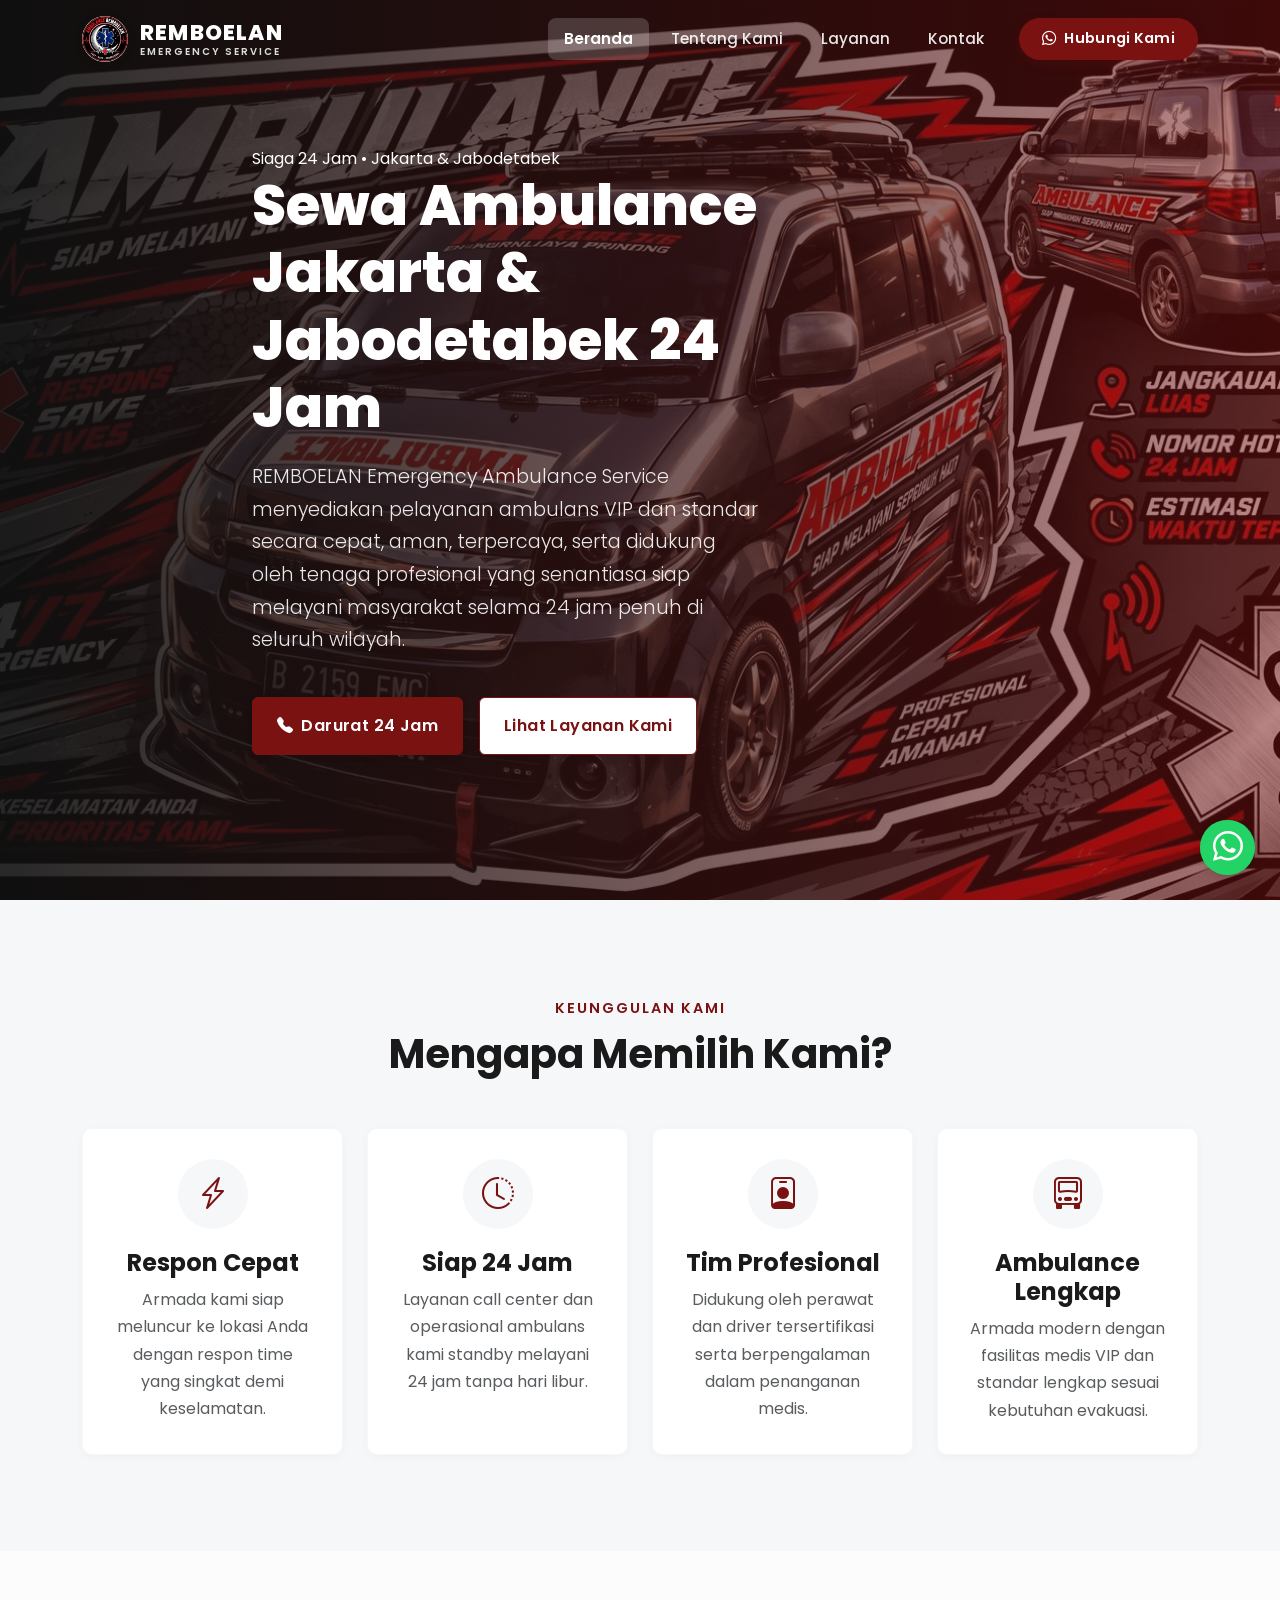
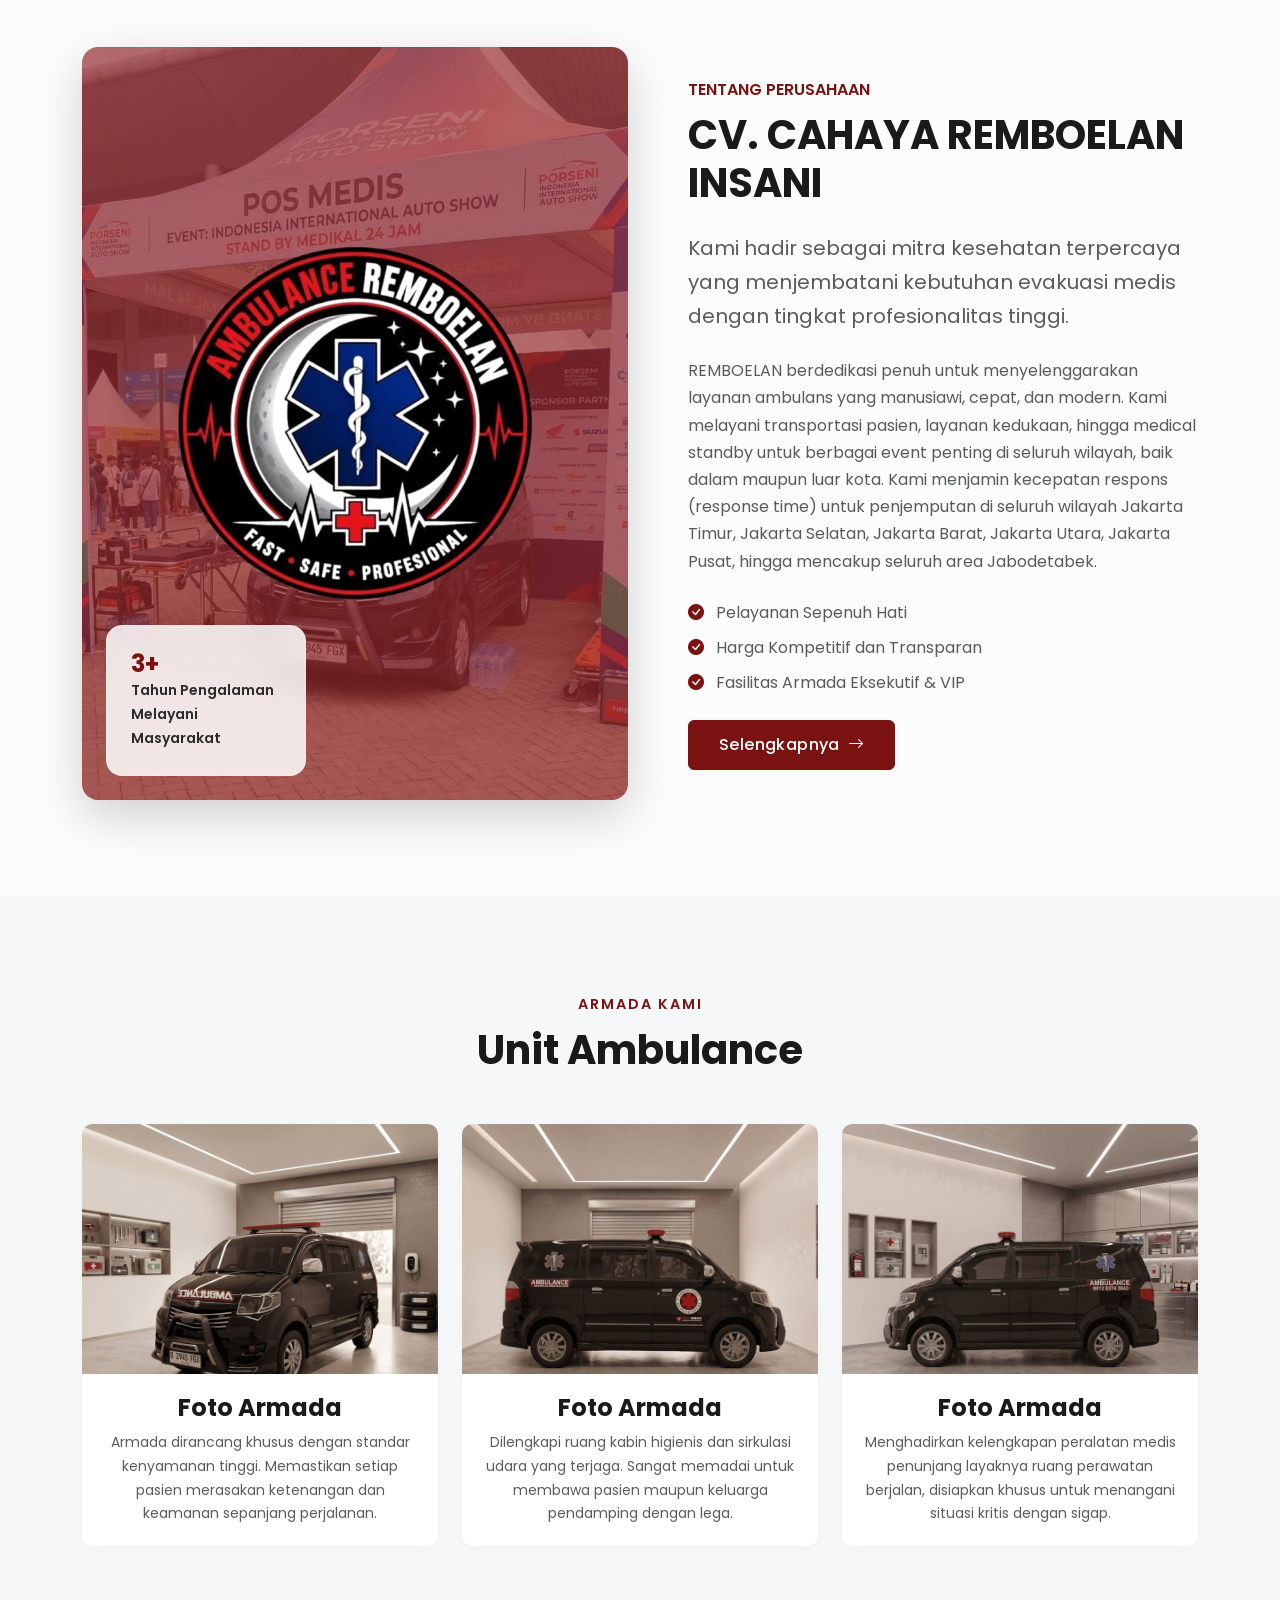
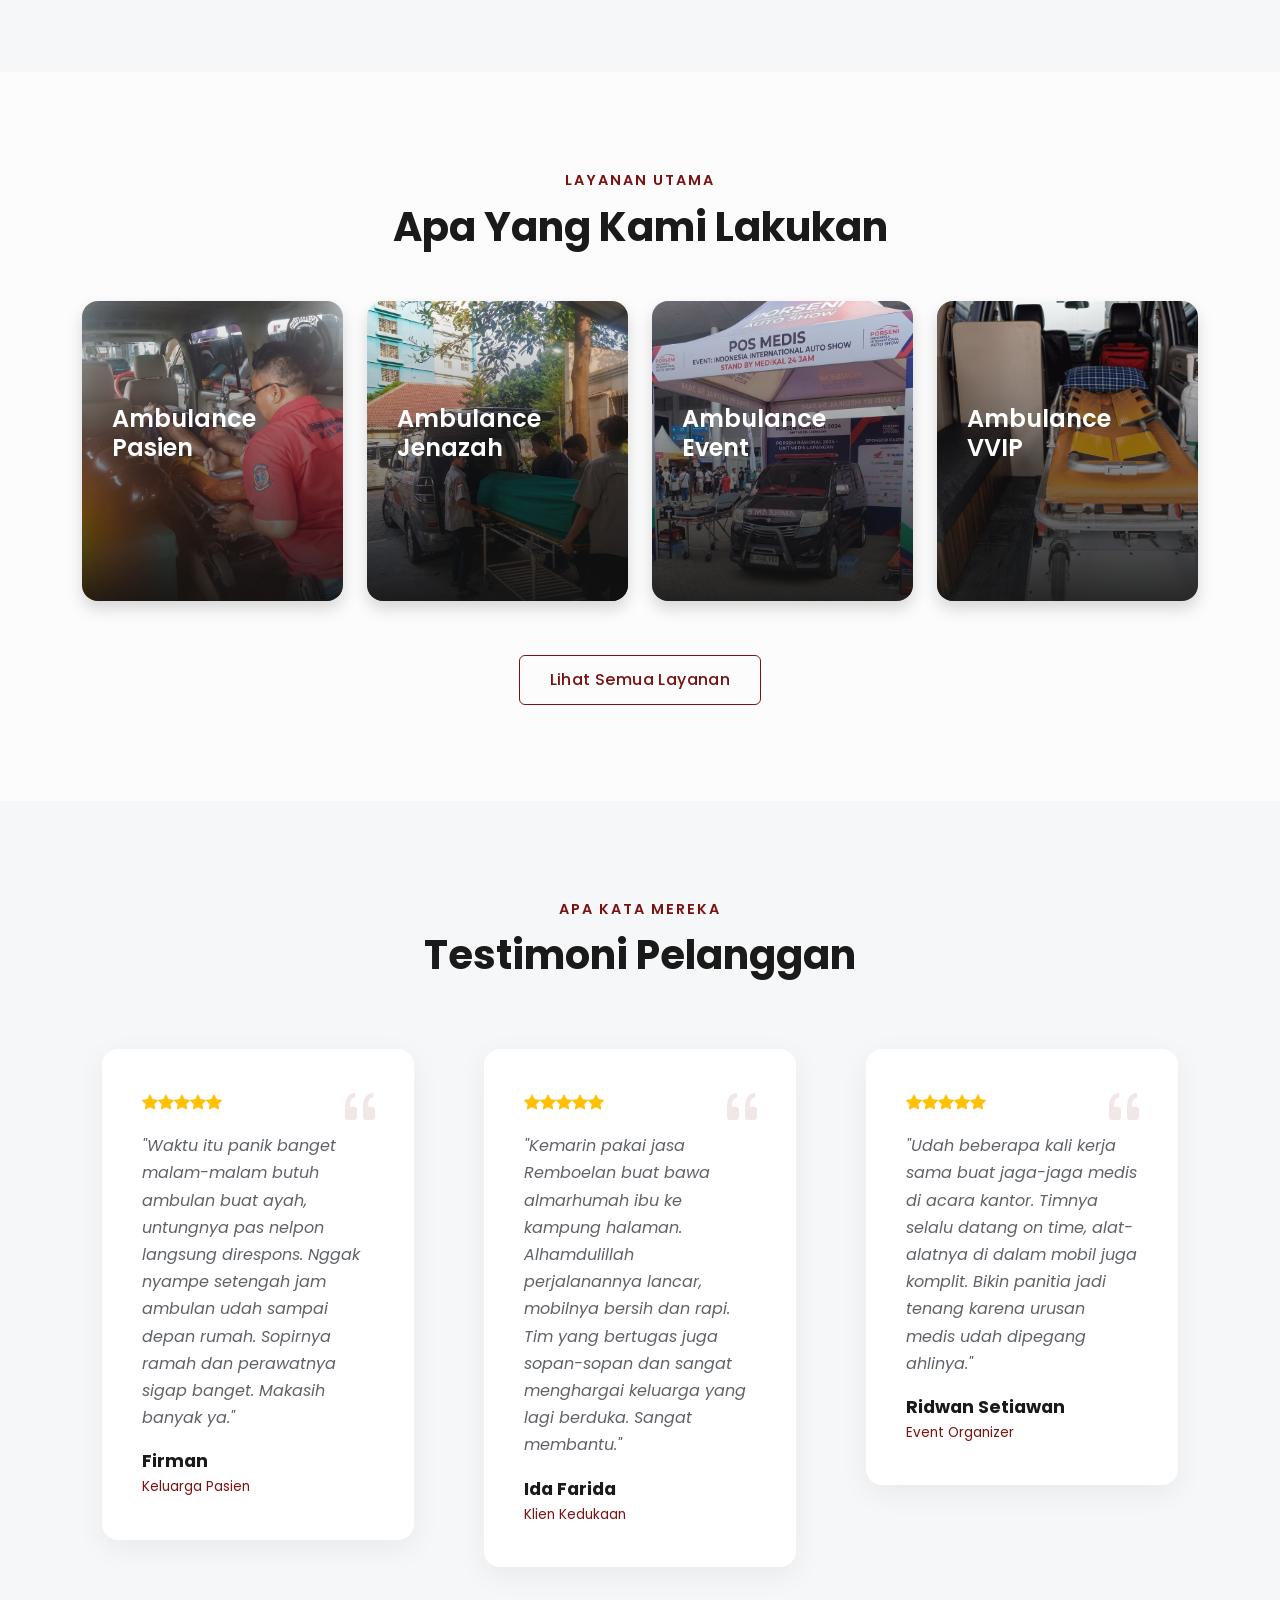
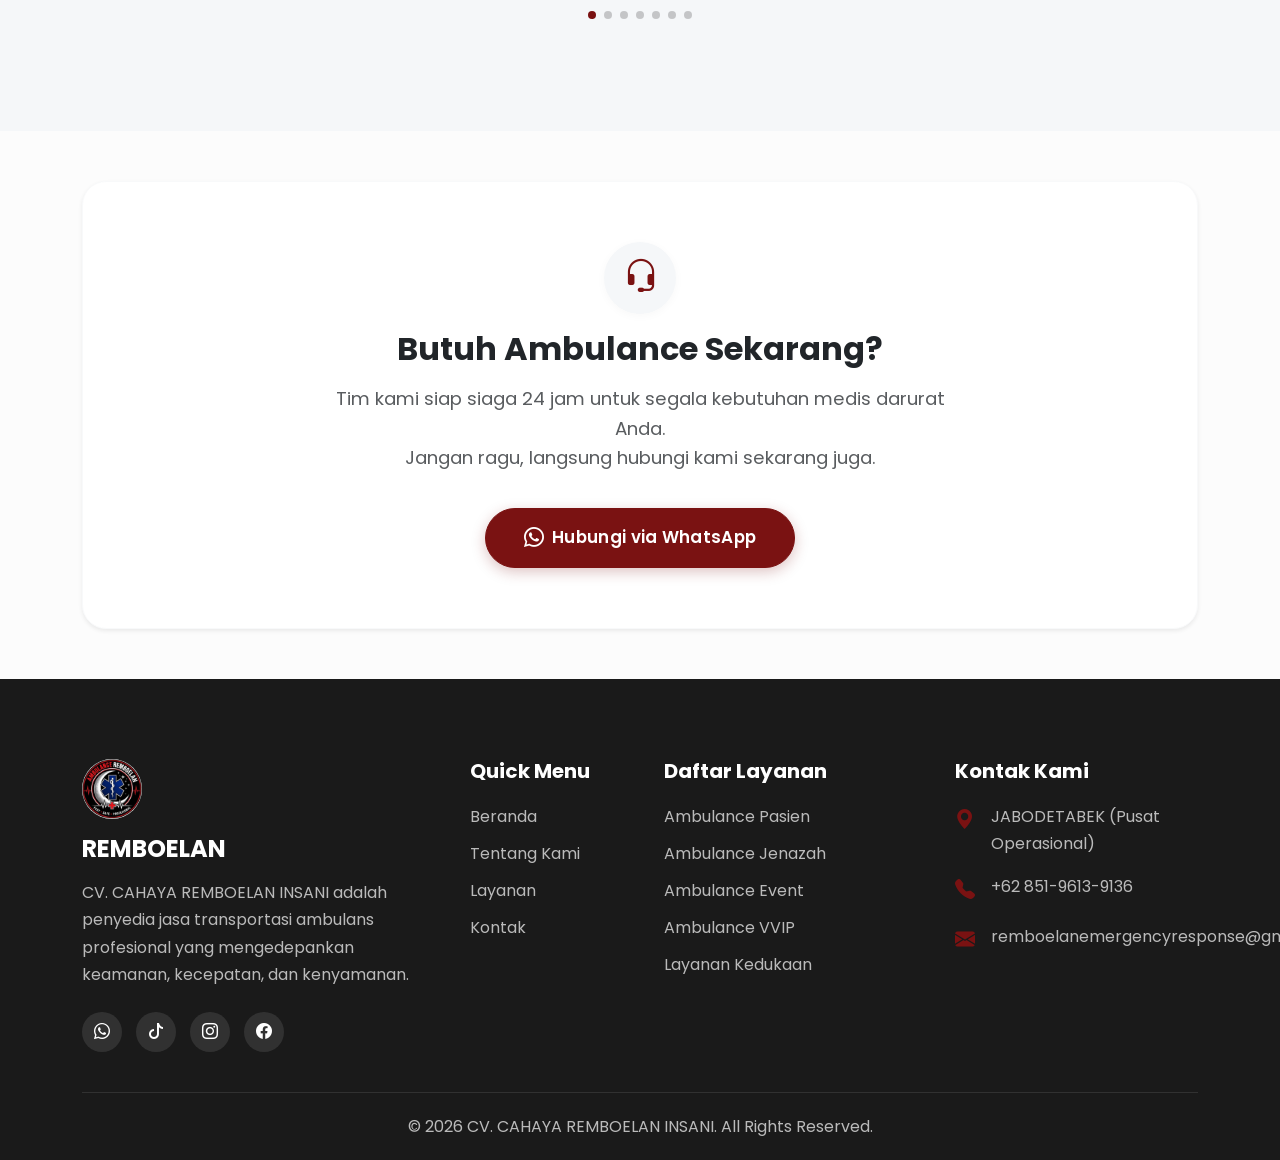
<file: index.html>
<!DOCTYPE html>
<html lang="id">

<head>
    <meta charset="UTF-8">
    <meta name="viewport" content="width=device-width, initial-scale=1.0">
    <!-- Google tag (gtag.js) -->
    <script async src="https://www.googletagmanager.com/gtag/js?id=AW-18360605673"></script>
    <script>
        window.dataLayer = window.dataLayer || [];
        function gtag() { dataLayer.push(arguments); }
        gtag('js', new Date());

        gtag('config', 'AW-18360605673');
    </script>
    <!-- Google AdSense Verification & Script -->
    <meta name="google-adsense-account" content="ca-pub-4015845234340748">
    <script async src="https://pagead2.googlesyndication.com/pagead/js/adsbygoogle.js?client=ca-pub-4015845234340748"
        crossorigin="anonymous"></script>
    <title>Sewa Ambulance Jakarta & Jabodetabek 24 Jam | REMBOELAN</title>
    <meta name="description"
        content="Butuh sewa ambulance darurat? REMBOELAN melayani sewa ambulance 24 jam untuk evakuasi pasien, VIP, dan jenazah di Jakarta (Pusat, Timur, Barat, Selatan, Utara) dan Jabodetabek.">
    <meta name="author" content="CV. CAHAYA REMBOELAN INSANI">
    <meta name="robots" content="index, follow">
    <link rel="canonical" href="https://remboelanemergencyresponse.com/">
    <meta property="og:title" content="REMBOELAN Emergency Response | Sewa Ambulance 24 Jam Jabodetabek">
    <meta property="og:description"
        content="REMBOELAN Emergency Response melayani sewa ambulance 24 jam, ambulance pasien, jenazah, event, VVIP & cargo jenazah di wilayah Jabodetabek.">
    <meta property="og:type" content="website">
    <meta property="og:url" content="https://remboelanemergencyresponse.com/">
    <meta property="og:image" content="https://remboelanemergencyresponse.com/assets/img/logo.jpg">
    <meta property="og:locale" content="id_ID">
    <link rel="icon" type="image/jpeg" href="assets/img/logo.jpg">
    <!-- Structured Data: LocalBusiness -->
    <script type="application/ld+json">
    {
      "@context": "https://schema.org",
      "@type": "LocalBusiness",
      "name": "REMBOELAN Emergency Response",
      "alternateName": "CV. CAHAYA REMBOELAN INSANI",
      "description": "Penyedia jasa sewa ambulance 24 jam profesional melayani pasien, jenazah, event, VVIP & cargo jenazah di wilayah Jabodetabek.",
      "url": "https://remboelanemergencyresponse.com",
      "logo": "https://remboelanemergencyresponse.com/assets/img/logo.jpg",
      "image": "https://remboelanemergencyresponse.com/assets/img/logo.jpg",
      "telephone": "+62851-9613-9136",
      "email": "remboelanemergencyresponse@gmail.com",
      "priceRange": "$$",
      "address": {
        "@type": "PostalAddress",
        "streetAddress": "Jabodetabek",
        "addressLocality": "Jakarta",
        "addressRegion": "DKI Jakarta",
        "postalCode": "10110",
        "addressCountry": "ID"
      },
      "areaServed": ["Jakarta", "Bogor", "Depok", "Tangerang", "Bekasi"],
      "openingHoursSpecification": {
        "@type": "OpeningHoursSpecification",
        "dayOfWeek": ["Monday","Tuesday","Wednesday","Thursday","Friday","Saturday","Sunday"],
        "opens": "00:00",
        "closes": "23:59"
      },
      "sameAs": [
        "https://www.instagram.com/remboelan_emergencyresponse",
        "https://www.tiktok.com/@remboelan_emergenc"
      ]
    }
    </script>
    <!-- Google Fonts Preconnect & Display Swap -->
    <link rel="preconnect" href="https://fonts.googleapis.com">
    <link rel="preconnect" href="https://fonts.gstatic.com" crossorigin>
    <link href="https://fonts.googleapis.com/css2?family=Poppins:wght@300;400;500;600;700;800&display=swap"
        rel="stylesheet">
    <link rel="preload" as="image" href="assets/img/hero.jpg" fetchpriority="high">
    <!-- Bootstrap CSS -->
    <link href="https://cdn.jsdelivr.net/npm/bootstrap@5.3.2/dist/css/bootstrap.min.css" rel="stylesheet">
    <!-- Bootstrap Icons -->
    <link rel="stylesheet" href="https://cdn.jsdelivr.net/npm/bootstrap-icons@1.11.1/font/bootstrap-icons.css">
    <!-- AOS Animation -->
    <link href="https://unpkg.com/aos@2.3.1/dist/aos.css" rel="stylesheet">
    <!-- Swiper CSS -->
    <link rel="stylesheet" href="https://cdn.jsdelivr.net/npm/swiper@11/swiper-bundle.min.css" />

    <!-- Custom CSS -->
    <link rel="stylesheet" href="assets/css/style.css">
</head>

<body>

    <!-- Preloader -->
    <div id="preloader">
        <div class="loader"></div>
    </div>

    <!-- Navbar -->
    <nav class="navbar navbar-expand-lg fixed-top" id="mainNavbar">
        <div class="container">
            <a class="navbar-brand d-flex align-items-center" href="index.html">
                <img src="assets/img/logo.jpg" alt="Logo REMBOELAN Emergency Service - Sewa Ambulance Jakarta"
                    class="rounded-circle me-2 brand-logo" width="46" height="46" loading="eager" decoding="async">
                <div class="ms-1 d-flex flex-column justify-content-center">
                    <span class="brand-title">REMBOELAN</span>
                    <span class="brand-subtitle">EMERGENCY SERVICE</span>
                </div>
            </a>
            <button class="navbar-toggler" type="button" data-bs-toggle="collapse"
                data-bs-target="#navbarNav" aria-controls="navbarNav" aria-expanded="false"
                aria-label="Toggle navigation">
                <span class="toggler-icon"><i class="bi bi-list"></i></span>
            </button>
            <div class="collapse navbar-collapse" id="navbarNav">
                <ul class="navbar-nav ms-auto align-items-lg-center">
                    <li class="nav-item">
                        <a class="nav-link active" aria-current="page" href="index.html">Beranda</a>
                    </li>
                    <li class="nav-item">
                        <a class="nav-link" href="tentang.html">Tentang Kami</a>
                    </li>
                    <li class="nav-item">
                        <a class="nav-link" href="layanan.html">Layanan</a>
                    </li>
                    <li class="nav-item">
                        <a class="nav-link" href="kontak.html">Kontak</a>
                    </li>
                </ul>
                <div class="nav-cta-wrapper ms-lg-3 mt-3 mt-lg-0">
                    <a href="https://wa.me/6285196139136" target="_blank" rel="noopener noreferrer"
                        class="btn btn-primary-custom btn-nav-cta">
                        <i class="bi bi-whatsapp me-2"></i> <span>Hubungi Kami</span>
                    </a>
                </div>
            </div>
        </div>
    </nav>

    <!-- Hero Section -->
    <section class="hero-section" style="background-image: url('assets/img/hero.jpg');">
        <div class="hero-overlay"></div>
        <div class="container hero-content text-center text-lg-start">
            <div class="row align-items-center">
                <div class="col-lg-8" data-aos="fade-up" data-aos-duration="1000">
                    <div class="hero-kicker">Siaga 24 Jam • Jakarta & Jabodetabek</div>
                    <h1 class="hero-title">Sewa Ambulance Jakarta & Jabodetabek 24 Jam</h1>
                    <p class="hero-subtitle">REMBOELAN Emergency Ambulance Service menyediakan pelayanan ambulans VIP
                        dan standar secara cepat, aman,
                        terpercaya, serta didukung oleh tenaga profesional yang senantiasa siap melayani masyarakat
                        selama 24 jam penuh di seluruh wilayah.</p>
                    <div class="d-flex flex-column flex-sm-row gap-2 gap-sm-3 justify-content-center justify-content-lg-start">
                        <a href="https://wa.me/6285196139136" target="_blank" rel="noopener noreferrer"
                            class="btn btn-primary-custom px-4 py-2.5 py-sm-3 fw-semibold text-nowrap"><i class="bi bi-telephone-fill me-2"></i> Darurat 24 Jam</a>
                        <a href="layanan.html" class="btn btn-outline-custom bg-white px-4 py-2.5 py-sm-3 fw-semibold text-nowrap">Lihat Layanan Kami</a>
                    </div>
                </div>
            </div>
        </div>
    </section>

    <!-- Mengapa Memilih Kami -->
    <section class="py-4 py-lg-5 bg-light-custom">
        <div class="container py-4 py-lg-5">
            <div class="section-title" data-aos="fade-up">
                <span>Keunggulan Kami</span>
                <h2>Mengapa Memilih Kami?</h2>
            </div>
            <div class="row g-4">
                <div class="col-md-6 col-lg-3" data-aos="fade-up" data-aos-delay="100">
                    <div class="feature-card">
                        <div class="feature-icon">
                            <i class="bi bi-lightning-charge"></i>
                        </div>
                        <h4>Respon Cepat</h4>
                        <p class="text-muted mb-0">Armada kami siap meluncur ke lokasi Anda dengan respon time yang
                            singkat demi keselamatan.</p>
                    </div>
                </div>
                <div class="col-md-6 col-lg-3" data-aos="fade-up" data-aos-delay="200">
                    <div class="feature-card">
                        <div class="feature-icon">
                            <i class="bi bi-clock-history"></i>
                        </div>
                        <h4>Siap 24 Jam</h4>
                        <p class="text-muted mb-0">Layanan call center dan operasional ambulans kami standby melayani 24
                            jam tanpa hari libur.</p>
                    </div>
                </div>
                <div class="col-md-6 col-lg-3" data-aos="fade-up" data-aos-delay="300">
                    <div class="feature-card">
                        <div class="feature-icon">
                            <i class="bi bi-person-badge"></i>
                        </div>
                        <h4>Tim Profesional</h4>
                        <p class="text-muted mb-0">Didukung oleh perawat dan driver tersertifikasi serta berpengalaman
                            dalam penanganan medis.</p>
                    </div>
                </div>
                <div class="col-md-6 col-lg-3" data-aos="fade-up" data-aos-delay="400">
                    <div class="feature-card">
                        <div class="feature-icon">
                            <i class="bi bi-truck-front"></i>
                        </div>
                        <h4>Ambulance Lengkap</h4>
                        <p class="text-muted mb-0">Armada modern dengan fasilitas medis VIP dan standar lengkap sesuai
                            kebutuhan evakuasi.</p>
                    </div>
                </div>
            </div>
        </div>
    </section>

    <!-- Tentang Kami Preview -->
    <section class="py-4 py-lg-5 my-4 my-lg-5">
        <div class="container">
            <div class="row align-items-center">
                <div class="col-lg-6 mb-5 mb-lg-0" data-aos="fade-right">
                    <div class="position-relative">
                        <img src="assets/img/newbanner.jpg"
                            alt="Layanan sewa ambulance jakarta 24 jam CV Cahaya Remboelan Insani"
                            class="img-fluid rounded-4 shadow-lg w-100" width="800" height="1103" loading="lazy"
                            decoding="async">
                        <div class="glass-effect position-absolute bottom-0 start-0 m-2 m-md-4 p-2 p-md-4 rounded-4"
                            style="max-width: 200px;">
                            <h3 class="text-primary-custom mb-0 fw-bold fs-4 fs-md-3">3+</h3>
                            <p class="mb-0 fw-semibold small">Tahun Pengalaman Melayani Masyarakat</p>
                        </div>
                    </div>
                </div>
                <div class="col-lg-6 ps-lg-5" data-aos="fade-left">
                    <span class="text-primary-custom fw-semibold text-uppercase letter-spacing mb-2 d-block">Tentang
                        Perusahaan</span>
                    <h2 class="mb-4 fw-bold display-6">CV. CAHAYA REMBOELAN INSANI</h2>
                    <p class="text-muted mb-4 fs-5">Kami hadir sebagai mitra kesehatan terpercaya yang menjembatani
                        kebutuhan evakuasi medis dengan tingkat profesionalitas tinggi.</p>
                    <p class="text-muted mb-4">REMBOELAN berdedikasi penuh untuk menyelenggarakan layanan ambulans yang
                        manusiawi, cepat, dan modern. Kami melayani transportasi pasien, layanan kedukaan, hingga
                        medical standby untuk berbagai event penting di seluruh wilayah, baik dalam maupun luar kota.
                        Kami menjamin kecepatan respons (response time) untuk penjemputan di seluruh wilayah Jakarta
                        Timur, Jakarta Selatan, Jakarta Barat, Jakarta Utara, Jakarta Pusat, hingga mencakup seluruh
                        area Jabodetabek.
                    </p>

                    <ul class="list-unstyled mb-4 text-muted">
                        <li class="mb-2"><i class="bi bi-check-circle-fill text-primary-custom me-2"></i> Pelayanan
                            Sepenuh Hati</li>
                        <li class="mb-2"><i class="bi bi-check-circle-fill text-primary-custom me-2"></i> Harga
                            Kompetitif dan Transparan</li>
                        <li class="mb-2"><i class="bi bi-check-circle-fill text-primary-custom me-2"></i> Fasilitas
                            Armada Eksekutif & VIP</li>
                    </ul>

                    <a href="tentang.html" class="btn btn-primary-custom">Selengkapnya <i
                            class="bi bi-arrow-right ms-2"></i></a>
                </div>
            </div>
        </div>
    </section>

    <!-- Unit Ambulance -->
    <section class="py-4 py-lg-5 bg-light-custom">
        <div class="container py-4 py-lg-5">
            <div class="section-title" data-aos="fade-up">
                <span>Armada Kami</span>
                <h2>Unit Ambulance</h2>
            </div>
            <div class="row">
                <!-- Unit 1 -->
                <div class="col-md-4" data-aos="fade-up" data-aos-delay="100">
                    <div class="unit-card">
                        <div class="unit-img-wrapper">
                            <img src="assets/img/tampakdepanmobil.jpg"
                                alt="Armada mobil sewa ambulance jakarta 24 jam REMBOELAN" width="800" height="932"
                                loading="lazy" decoding="async">
                        </div>
                        <div class="unit-content">
                            <h4 class="mb-2 fw-bold">Foto Armada</h4>
                            <p class="text-muted mb-0 small">Armada dirancang khusus dengan standar kenyamanan tinggi.
                                Memastikan setiap pasien merasakan ketenangan dan keamanan sepanjang perjalanan.</p>
                        </div>
                    </div>
                </div>
                <!-- Unit 2 -->
                <div class="col-md-4" data-aos="fade-up" data-aos-delay="200">
                    <div class="unit-card">
                        <div class="unit-img-wrapper">
                            <img src="assets/img/tampaksampingkanan.jpg"
                                alt="Armada mobil sewa ambulance jakarta 24 jam REMBOELAN" width="800" height="934"
                                loading="lazy" decoding="async">
                        </div>
                        <div class="unit-content">
                            <h4 class="mb-2 fw-bold">Foto Armada</h4>
                            <p class="text-muted mb-0 small">Dilengkapi ruang kabin higienis dan sirkulasi udara yang
                                terjaga. Sangat memadai untuk membawa pasien maupun keluarga pendamping dengan lega.</p>
                        </div>
                    </div>
                </div>
                <!-- Unit 3 -->
                <div class="col-md-4" data-aos="fade-up" data-aos-delay="300">
                    <div class="unit-card">
                        <div class="unit-img-wrapper">
                            <img src="assets/img/tampaksampingkiri.jpg"
                                alt="Armada mobil sewa ambulance jakarta 24 jam REMBOELAN" width="800" height="938"
                                loading="lazy" decoding="async">
                        </div>
                        <div class="unit-content">
                            <h4 class="mb-2 fw-bold">Foto Armada</h4>
                            <p class="text-muted mb-0 small">Menghadirkan kelengkapan peralatan medis penunjang layaknya
                                ruang perawatan berjalan, disiapkan khusus untuk menangani situasi kritis dengan sigap.
                            </p>
                        </div>
                    </div>
                </div>
            </div>
        </div>
    </section>

    <!-- Preview Layanan -->
    <section class="py-4 py-lg-5 my-4 my-lg-5">
        <div class="container">
            <div class="section-title" data-aos="fade-up">
                <span>Layanan Utama</span>
                <h2>Apa Yang Kami Lakukan</h2>
            </div>
            <div class="row">
                <div class="col-md-6 col-lg-3" data-aos="zoom-in" data-aos-delay="100">
                    <div class="service-card shadow">
                        <img src="assets/img/ambulancepasien.jpg"
                            alt="Layanan sewa ambulance evakuasi pasien darurat di Jakarta" width="675" height="1200"
                            loading="lazy" decoding="async">
                        <div class="service-overlay">
                            <h4>Ambulance Pasien</h4>
                            <p>Layanan evakuasi medis pasien dalam & luar kota didampingi tim perawat terlatih.</p>
                        </div>
                    </div>
                </div>
                <div class="col-md-6 col-lg-3" data-aos="zoom-in" data-aos-delay="200">
                    <div class="service-card shadow">
                        <img src="assets/img/jenazahambulanc.jpg?v=2"
                            alt="Sewa ambulance pengantaran jenazah Jakarta dan Jabodetabek" width="765" height="1200"
                            loading="lazy" decoding="async">
                        <div class="service-overlay">
                            <h4>Ambulance Jenazah</h4>
                            <p>Pengantaran jenazah ke seluruh Indonesia dengan armada eksklusif dan aman.</p>
                        </div>
                    </div>
                </div>
                <div class="col-md-6 col-lg-3" data-aos="zoom-in" data-aos-delay="300">
                    <div class="service-card shadow">
                        <img src="assets/img/ambulanceevent.jpg?v=2"
                            alt="Sewa ambulance medis standby untuk event di Jakarta" width="725" height="1000"
                            loading="lazy" decoding="async">
                        <div class="service-overlay">
                            <h4>Ambulance Event</h4>
                            <p>Medical standby untuk konser, pameran, event olahraga dan acara lainnya.</p>
                        </div>
                    </div>
                </div>
                <div class="col-md-6 col-lg-3" data-aos="zoom-in" data-aos-delay="400">
                    <div class="service-card shadow">
                        <img src="assets/img/ambulance vvip.jpg"
                            alt="Sewa armada ambulance VVIP Jakarta suspensi nyaman" width="900" height="608"
                            loading="lazy" decoding="async">
                        <div class="service-overlay">
                            <h4>Ambulance VVIP</h4>
                            <p>Armada premium dengan tingkat kenyamanan terbaik bagi pasien dan keluarga.</p>
                        </div>
                    </div>
                </div>
            </div>
            <div class="text-center mt-4" data-aos="fade-up">
                <a href="layanan.html" class="btn btn-outline-custom">Lihat Semua Layanan</a>
            </div>
        </div>
    </section>

    <!-- Testimonial -->
    <section class="py-4 py-lg-5 bg-light-custom">
        <div class="container py-4 py-lg-5">
            <div class="section-title" data-aos="fade-up">
                <span>Apa Kata Mereka</span>
                <h2>Testimoni Pelanggan</h2>
            </div>

            <div class="swiper testimonial-swiper pb-5" data-aos="fade-up" data-aos-delay="200">
                <div class="swiper-wrapper">
                    <div class="swiper-slide">
                        <div class="testimonial-card">
                            <i class="bi bi-quote quote-icon"></i>
                            <div class="text-warning mb-3">
                                <i class="bi bi-star-fill"></i><i class="bi bi-star-fill"></i><i
                                    class="bi bi-star-fill"></i><i class="bi bi-star-fill"></i><i
                                    class="bi bi-star-fill"></i>
                            </div>
                            <p class="testimonial-text">"Waktu itu panik banget malam-malam butuh ambulan buat ayah,
                                untungnya pas nelpon langsung direspons. Nggak nyampe setengah jam ambulan udah sampai
                                depan rumah. Sopirnya ramah dan perawatnya sigap banget. Makasih banyak ya."</p>
                            <div class="client-info">
                                <h5>Firman</h5>
                                <span>Keluarga Pasien</span>
                            </div>
                        </div>
                    </div>
                    <div class="swiper-slide">
                        <div class="testimonial-card">
                            <i class="bi bi-quote quote-icon"></i>
                            <div class="text-warning mb-3">
                                <i class="bi bi-star-fill"></i><i class="bi bi-star-fill"></i><i
                                    class="bi bi-star-fill"></i><i class="bi bi-star-fill"></i><i
                                    class="bi bi-star-fill"></i>
                            </div>
                            <p class="testimonial-text">"Kemarin pakai jasa Remboelan buat bawa almarhumah ibu ke
                                kampung halaman. Alhamdulillah perjalanannya lancar, mobilnya bersih dan rapi. Tim yang
                                bertugas juga sopan-sopan dan sangat menghargai keluarga yang lagi berduka. Sangat
                                membantu."
                            </p>
                            <div class="client-info">
                                <h5>Ida Farida</h5>
                                <span>Klien Kedukaan</span>
                            </div>
                        </div>
                    </div>
                    <div class="swiper-slide">
                        <div class="testimonial-card">
                            <i class="bi bi-quote quote-icon"></i>
                            <div class="text-warning mb-3">
                                <i class="bi bi-star-fill"></i><i class="bi bi-star-fill"></i><i
                                    class="bi bi-star-fill"></i><i class="bi bi-star-fill"></i><i
                                    class="bi bi-star-fill"></i>
                            </div>
                            <p class="testimonial-text">"Udah beberapa kali kerja sama buat jaga-jaga medis di acara
                                kantor. Timnya selalu datang on time, alat-alatnya di dalam mobil juga komplit. Bikin
                                panitia jadi tenang karena urusan medis udah dipegang ahlinya."</p>
                            <div class="client-info">
                                <h5>Ridwan Setiawan</h5>
                                <span>Event Organizer</span>
                            </div>
                        </div>
                    </div>
                    <div class="swiper-slide">
                        <div class="testimonial-card">
                            <i class="bi bi-quote quote-icon"></i>
                            <div class="text-warning mb-3">
                                <i class="bi bi-star-fill"></i><i class="bi bi-star-fill"></i><i
                                    class="bi bi-star-fill"></i><i class="bi bi-star-fill"></i><i
                                    class="bi bi-star-fill"></i>
                            </div>
                            <p class="testimonial-text">"Sangat bersyukur menemukan layanan dari Remboelan. Pasien butuh
                                rujukan cepat ke luar kota dan tim mereka benar-benar profesional menanganinya di jalan.
                                Fasilitasnya sangat memadai."</p>
                            <div class="client-info">
                                <h5>Ryandika Kurniawan</h5>
                                <span>Keluarga Pasien</span>
                            </div>
                        </div>
                    </div>
                    <div class="swiper-slide">
                        <div class="testimonial-card">
                            <i class="bi bi-quote quote-icon"></i>
                            <div class="text-warning mb-3">
                                <i class="bi bi-star-fill"></i><i class="bi bi-star-fill"></i><i
                                    class="bi bi-star-fill"></i><i class="bi bi-star-fill"></i><i
                                    class="bi bi-star-fill"></i>
                            </div>
                            <p class="testimonial-text">"Pelayanan sangat memuaskan dan humanis. Waktu ngantar kakek
                                kontrol rutin selalu tepat waktu dan drivernya sabar banget nungguin sampai selesai.
                                Harga juga sepadan."</p>
                            <div class="client-info">
                                <h5>Maesah</h5>
                                <span>Keluarga Pasien</span>
                            </div>
                        </div>
                    </div>
                    <div class="swiper-slide">
                        <div class="testimonial-card">
                            <i class="bi bi-quote quote-icon"></i>
                            <div class="text-warning mb-3">
                                <i class="bi bi-star-fill"></i><i class="bi bi-star-fill"></i><i
                                    class="bi bi-star-fill"></i><i class="bi bi-star-fill"></i><i
                                    class="bi bi-star-fill"></i>
                            </div>
                            <p class="testimonial-text">"Fasilitas ambulans VIP-nya sangat lengkap, serasa ruang rawat
                                berjalan. Dokter pendamping dan perawatnya benar-benar cekatan dalam memantau kondisi
                                pasien di sepanjang perjalanan."</p>
                            <div class="client-info">
                                <h5>Dimas Nugraha</h5>
                                <span>Keluarga Pasien</span>
                            </div>
                        </div>
                    </div>
                    <div class="swiper-slide">
                        <div class="testimonial-card">
                            <i class="bi bi-quote quote-icon"></i>
                            <div class="text-warning mb-3">
                                <i class="bi bi-star-fill"></i><i class="bi bi-star-fill"></i><i
                                    class="bi bi-star-fill"></i><i class="bi bi-star-fill"></i><i
                                    class="bi bi-star-fill"></i>
                            </div>
                            <p class="testimonial-text">"Pelayanan dari awal kontak via telepon sampai proses pemindahan
                                pasien sangat lancar tanpa kendala birokrasi yang ribet. Sangat merekomendasikan layanan
                                ini untuk keadaan darurat."</p>
                            <div class="client-info">
                                <h5>Ajie Pamungkas</h5>
                                <span>Keluarga Pasien</span>
                            </div>
                        </div>
                    </div>
                </div>
                <div class="swiper-pagination"></div>
            </div>
        </div>
    </section>

    <!-- CTA Section -->
    <section class="container mb-4 mb-md-5" id="cta-section" data-aos="zoom-in">
        <div class="cta-section bg-white text-center shadow-sm border border-light">
            <div class="cta-icon-wrapper mb-3">
                <i class="bi bi-headset"></i>
            </div>
            <h2 class="cta-title fw-bold text-dark">Butuh Ambulance Sekarang?</h2>
            <p class="cta-desc text-muted">Tim kami siap siaga 24 jam untuk segala kebutuhan medis darurat Anda.<br class="d-none d-md-inline"> Jangan ragu, langsung hubungi kami sekarang juga.</p>
            <a href="https://wa.me/6285196139136" target="_blank" rel="noopener noreferrer"
                class="btn btn-primary-custom btn-cta-main">
                <i class="bi bi-whatsapp me-2 fs-5"></i> <span class="text-nowrap">Hubungi via WhatsApp</span>
            </a>
        </div>
    </section>

    <!-- Footer -->
    <footer class="footer">
        <div class="container">
            <div class="row g-4 g-lg-5">
                <div class="col-lg-4 col-md-6">
                    <img src="assets/img/logo.jpg" alt="Logo REMBOELAN - Sewa Ambulance Jakarta 24 Jam"
                        class="rounded-circle mb-3" style="width:60px; height:60px;" width="60" height="60"
                        loading="lazy" decoding="async">
                    <h4 class="text-white fw-bold mb-3">REMBOELAN</h4>
                    <p class="mb-4">CV. CAHAYA REMBOELAN INSANI adalah penyedia jasa transportasi ambulans profesional
                        yang mengedepankan keamanan, kecepatan, dan kenyamanan.</p>
                    <div class="social-icons">
                        <a href="https://wa.me/6285196139136" target="_blank" rel="noopener noreferrer"><i
                                class="bi bi-whatsapp"></i></a>
                        <a href="https://www.tiktok.com/@remboelan_emergenc" target="_blank"
                            rel="noopener noreferrer"><i class="bi bi-tiktok"></i></a>
                        <a href="https://www.instagram.com/remboelan_emergencyresponse?igsh=dnFxMW1uY243b3Rp"
                            target="_blank" rel="noopener noreferrer"><i class="bi bi-instagram"></i></a>
                        <a href="#"><i class="bi bi-facebook"></i></a>
                    </div>
                </div>
                <div class="col-lg-2 col-md-6">
                    <h5>Quick Menu</h5>
                    <ul class="footer-links">
                        <li><a href="index.html">Beranda</a></li>
                        <li><a href="tentang.html">Tentang Kami</a></li>
                        <li><a href="layanan.html">Layanan</a></li>
                        <li><a href="kontak.html">Kontak</a></li>
                    </ul>
                </div>
                <div class="col-lg-3 col-md-6">
                    <h5>Daftar Layanan</h5>
                    <ul class="footer-links">
                        <li><a href="layanan.html">Ambulance Pasien</a></li>
                        <li><a href="layanan.html">Ambulance Jenazah</a></li>
                        <li><a href="layanan.html">Ambulance Event</a></li>
                        <li><a href="layanan.html">Ambulance VVIP</a></li>
                        <li><a href="layanan.html">Layanan Kedukaan</a></li>
                    </ul>
                </div>
                <div class="col-lg-3 col-md-6">
                    <h5>Kontak Kami</h5>
                    <ul class="footer-links">
                        <li class="mb-3 d-flex"><i class="bi bi-geo-alt-fill text-primary-custom me-3 fs-5"></i>
                            <span>JABODETABEK (Pusat Operasional)</span>
                        </li>
                        <li class="mb-3 d-flex"><i class="bi bi-telephone-fill text-primary-custom me-3 fs-5"></i>
                            <span>+62 851-9613-9136</span>
                        </li>
                        <li class="mb-3 d-flex"><i class="bi bi-envelope-fill text-primary-custom me-3 fs-5"></i>
                            <span>remboelanemergencyresponse@gmail.com</span>
                        </li>
                    </ul>
                </div>
            </div>

            <div class="footer-bottom">
                <p class="mb-0">&copy; 2026 CV. CAHAYA REMBOELAN INSANI. All Rights Reserved.</p>
            </div>
        </div>
    </footer>

    <!-- Back to Top -->
    <a href="#" id="back-to-top" title="Kembali ke atas">
        <i class="bi bi-arrow-up"></i>
    </a>

    <!-- Floating WhatsApp -->
    <a href="https://wa.me/6285196139136" target="_blank" rel="noopener noreferrer" class="floating-wa"
        title="Hubungi Kami via WhatsApp">
        <i class="bi bi-whatsapp"></i>
    </a>

    <!-- Scripts -->
    <script src="https://cdn.jsdelivr.net/npm/bootstrap@5.3.2/dist/js/bootstrap.bundle.min.js" defer></script>
    <script src="https://unpkg.com/aos@2.3.1/dist/aos.js" defer></script>
    <script src="https://cdn.jsdelivr.net/npm/swiper@11/swiper-bundle.min.js" defer></script>
    <script src="assets/js/script.js" defer></script>
</body>

</html>
</file>
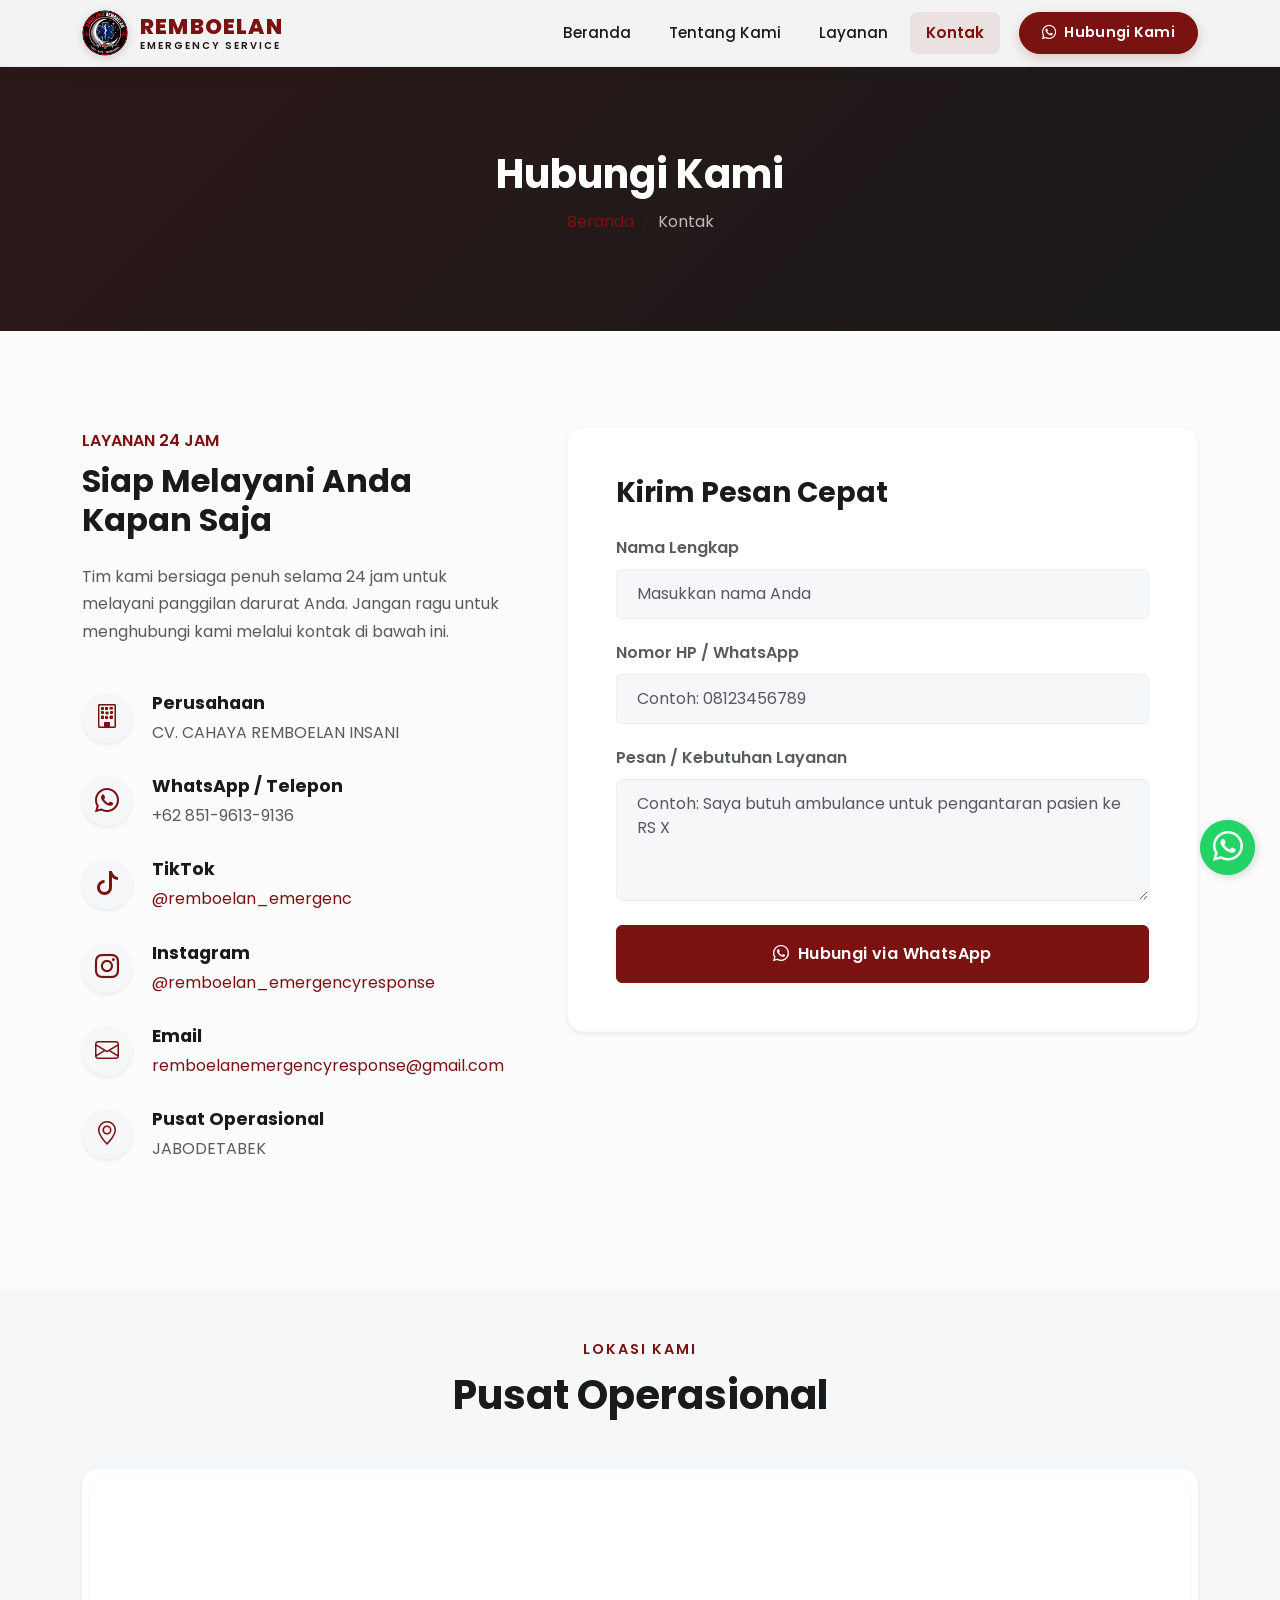
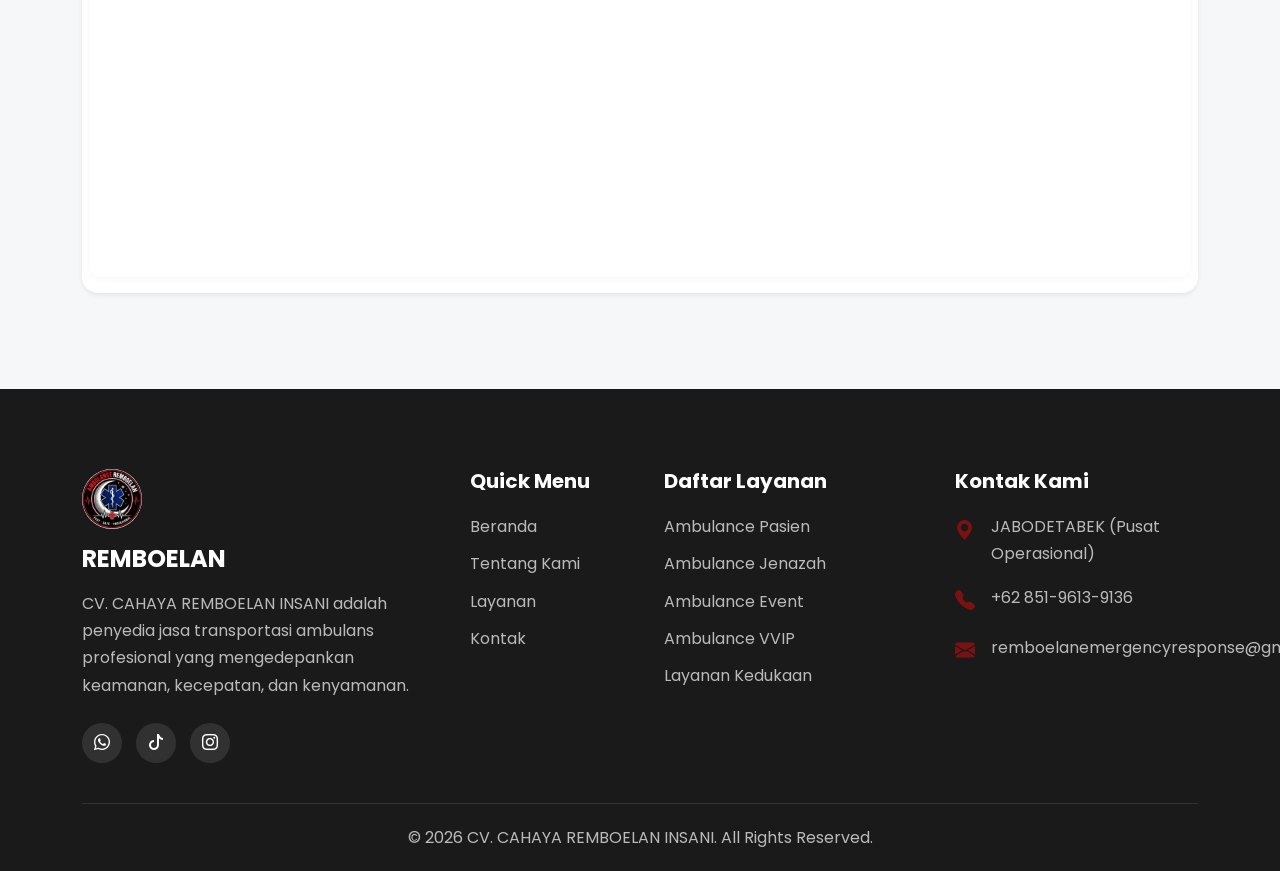
<file: kontak.html>
<!DOCTYPE html>
<html lang="id">
<head>
    <meta charset="UTF-8">
    <meta name="viewport" content="width=device-width, initial-scale=1.0">
    <!-- Google tag (gtag.js) -->
    <script async src="https://www.googletagmanager.com/gtag/js?id=AW-18360605673"></script>
    <script>
      window.dataLayer = window.dataLayer || [];
      function gtag(){dataLayer.push(arguments);}
      gtag('js', new Date());

      gtag('config', 'AW-18360605673');
    </script>
    <!-- Google AdSense Verification & Script -->
    <meta name="google-adsense-account" content="ca-pub-4015845234340748">
    <script async src="https://pagead2.googlesyndication.com/pagead/js/adsbygoogle.js?client=ca-pub-4015845234340748"
        crossorigin="anonymous"></script>
    <title>Hubungi Sewa Ambulance Terdekat Jakarta & Jabodetabek | REMBOELAN</title>
    <meta name="description" content="Hubungi REMBOELAN Emergency Response untuk sewa ambulance terdekat di Jakarta dan Jabodetabek. Kami siaga 24 jam penuh untuk penjemputan medis darurat Anda.">
    <meta name="author" content="CV. CAHAYA REMBOELAN INSANI">
    <meta name="robots" content="index, follow">
    <link rel="canonical" href="https://remboelanemergencyresponse.com/kontak.html">
    <meta property="og:title" content="Hubungi REMBOELAN | Ambulance 24 Jam Jabodetabek">
    <meta property="og:description" content="Butuh ambulance terdekat sekarang? Hubungi REMBOELAN Emergency Response. Siaga ambulance 24 jam untuk Jakarta, Bogor, Depok, Tangerang & Bekasi.">
    <meta property="og:type" content="website">
    <meta property="og:url" content="https://remboelanemergencyresponse.com/kontak.html">
    <meta property="og:image" content="https://remboelanemergencyresponse.com/assets/img/logo.jpg">
    <meta property="og:locale" content="id_ID">
    <link rel="icon" type="image/jpeg" href="assets/img/logo.jpg">
    <!-- Structured Data: LocalBusiness -->
    <script type="application/ld+json">
    {
      "@context": "https://schema.org",
      "@type": "LocalBusiness",
      "name": "REMBOELAN Emergency Response",
      "alternateName": "CV. CAHAYA REMBOELAN INSANI",
      "description": "Penyedia jasa sewa ambulance 24 jam profesional melayani pasien, jenazah, event, VVIP & cargo jenazah di wilayah Jabodetabek.",
      "url": "https://remboelanemergencyresponse.com",
      "logo": "https://remboelanemergencyresponse.com/assets/img/logo.jpg",
      "image": "https://remboelanemergencyresponse.com/assets/img/logo.jpg",
      "telephone": "+62851-9613-9136",
      "email": "remboelanemergencyresponse@gmail.com",
      "priceRange": "$$",
      "address": {
        "@type": "PostalAddress",
        "streetAddress": "Jabodetabek",
        "addressLocality": "Jakarta",
        "addressRegion": "DKI Jakarta",
        "postalCode": "10110",
        "addressCountry": "ID"
      },
      "areaServed": ["Jakarta", "Bogor", "Depok", "Tangerang", "Bekasi"],
      "openingHoursSpecification": {
        "@type": "OpeningHoursSpecification",
        "dayOfWeek": ["Monday","Tuesday","Wednesday","Thursday","Friday","Saturday","Sunday"],
        "opens": "00:00",
        "closes": "23:59"
      },
      "sameAs": [
        "https://www.instagram.com/remboelan_emergencyresponse",
        "https://www.tiktok.com/@remboelan_emergenc"
      ]
    }
    </script>
    <link href="https://cdn.jsdelivr.net/npm/bootstrap@5.3.2/dist/css/bootstrap.min.css" rel="stylesheet">
    <link rel="stylesheet" href="https://cdn.jsdelivr.net/npm/bootstrap-icons@1.11.1/font/bootstrap-icons.css">
    <link href="https://unpkg.com/aos@2.3.1/dist/aos.css" rel="stylesheet">
    <link rel="stylesheet" href="assets/css/style.css">
    <!-- Google Fonts Preconnect & Display Swap -->
    <link rel="preconnect" href="https://fonts.googleapis.com">
    <link rel="preconnect" href="https://fonts.gstatic.com" crossorigin>
    <link href="https://fonts.googleapis.com/css2?family=Poppins:wght@300;400;500;600;700;800&display=swap" rel="stylesheet">
</head>
<body>

    <!-- Preloader -->
    <div id="preloader">
        <div class="loader"></div>
    </div>

    <!-- Navbar -->
    <nav class="navbar navbar-expand-lg fixed-top navbar-solid" id="mainNavbar">
        <div class="container">
            <a class="navbar-brand d-flex align-items-center" href="index.html">
                <img src="assets/img/logo.jpg" alt="Logo REMBOELAN Emergency Service - Sewa Ambulance Jakarta"
                    class="rounded-circle me-2 brand-logo" width="46" height="46" loading="eager" decoding="async">
                <div class="ms-1 d-flex flex-column justify-content-center">
                    <span class="brand-title">REMBOELAN</span>
                    <span class="brand-subtitle">EMERGENCY SERVICE</span>
                </div>
            </a>
            <button class="navbar-toggler" type="button" data-bs-toggle="collapse"
                data-bs-target="#navbarNav" aria-controls="navbarNav" aria-expanded="false"
                aria-label="Toggle navigation">
                <span class="toggler-icon"><i class="bi bi-list"></i></span>
            </button>
            <div class="collapse navbar-collapse" id="navbarNav">
                <ul class="navbar-nav ms-auto align-items-lg-center">
                    <li class="nav-item">
                        <a class="nav-link" href="index.html">Beranda</a>
                    </li>
                    <li class="nav-item">
                        <a class="nav-link" href="tentang.html">Tentang Kami</a>
                    </li>
                    <li class="nav-item">
                        <a class="nav-link" href="layanan.html">Layanan</a>
                    </li>
                    <li class="nav-item">
                        <a class="nav-link active" aria-current="page" href="kontak.html">Kontak</a>
                    </li>
                </ul>
                <div class="nav-cta-wrapper ms-lg-3 mt-3 mt-lg-0">
                    <a href="https://wa.me/6285196139136" target="_blank" rel="noopener noreferrer"
                        class="btn btn-primary-custom btn-nav-cta">
                        <i class="bi bi-whatsapp me-2"></i> <span>Hubungi Kami</span>
                    </a>
                </div>
            </div>
        </div>
    </nav>

    <!-- Page Header -->
    <div class="page-header">
        <div class="container">
            <h1 class="page-title" data-aos="fade-up">Hubungi Kami</h1>
            <nav aria-label="breadcrumb" data-aos="fade-up" data-aos-delay="100">
                <ol class="breadcrumb">
                    <li class="breadcrumb-item"><a href="index.html">Beranda</a></li>
                    <li class="breadcrumb-item active" aria-current="page">Kontak</li>
                </ol>
            </nav>
        </div>
    </div>

    <!-- Contact Section -->
    <section class="py-4 py-lg-5 my-4 my-lg-5">
        <div class="container">
            <div class="row g-4 g-lg-5">
                <!-- Kiri: Info Perusahaan -->
                <div class="col-lg-5" data-aos="fade-right">
                    <span class="text-primary-custom fw-semibold text-uppercase letter-spacing mb-2 d-block">Layanan 24 Jam</span>
                    <h2 class="mb-4 fw-bold">Siap Melayani Anda Kapan Saja</h2>
                    <p class="text-muted mb-5">Tim kami bersiaga penuh selama 24 jam untuk melayani panggilan darurat Anda. Jangan ragu untuk menghubungi kami melalui kontak di bawah ini.</p>
                    
                    <div class="contact-info-box">
                        <div class="contact-info-icon shadow-sm">
                            <i class="bi bi-building"></i>
                        </div>
                        <div class="contact-info-content">
                            <h5>Perusahaan</h5>
                            <p class="text-muted mb-0">CV. CAHAYA REMBOELAN INSANI</p>
                        </div>
                    </div>
                    
                    <div class="contact-info-box">
                        <div class="contact-info-icon shadow-sm">
                            <i class="bi bi-whatsapp"></i>
                        </div>
                        <div class="contact-info-content">
                            <h5>WhatsApp / Telepon</h5>
                            <p class="text-muted mb-0"><a href="https://wa.me/6285196139136" target="_blank" rel="noopener noreferrer" class="text-muted text-decoration-none">+62 851-9613-9136</a></p>
                        </div>
                    </div>
                    
                    <div class="contact-info-box">
                        <div class="contact-info-icon shadow-sm">
                            <i class="bi bi-tiktok"></i>
                        </div>
                        <div class="contact-info-content">
                            <h5>TikTok</h5>
                            <p class="text-muted mb-0"><a href="https://www.tiktok.com/@remboelan_emergenc" target="_blank" rel="noopener noreferrer" class="text-primary-custom text-decoration-none">@remboelan_emergenc</a></p>
                        </div>
                    </div>

                    <div class="contact-info-box">
                        <div class="contact-info-icon shadow-sm">
                            <i class="bi bi-instagram"></i>
                        </div>
                        <div class="contact-info-content">
                            <h5>Instagram</h5>
                            <p class="text-muted mb-0"><a href="https://www.instagram.com/remboelan_emergencyresponse?igsh=dnFxMW1uY243b3Rp" target="_blank" rel="noopener noreferrer" class="text-primary-custom text-decoration-none">@remboelan_emergencyresponse</a></p>
                        </div>
                    </div>

                    <div class="contact-info-box">
                        <div class="contact-info-icon shadow-sm">
                            <i class="bi bi-envelope"></i>
                        </div>
                        <div class="contact-info-content">
                            <h5>Email</h5>
                            <p class="text-muted mb-0"><a href="mailto:remboelanemergencyresponse@gmail.com" class="text-primary-custom text-decoration-none">remboelanemergencyresponse@gmail.com</a></p>
                        </div>
                    </div>

                    <div class="contact-info-box">
                        <div class="contact-info-icon shadow-sm">
                            <i class="bi bi-geo-alt"></i>
                        </div>
                        <div class="contact-info-content">
                            <h5>Pusat Operasional</h5>
                            <p class="text-muted mb-0">JABODETABEK</p>
                        </div>
                    </div>
                </div>

                <!-- Kanan: Form -->
                <div class="col-lg-7" data-aos="fade-left">
                    <div class="bg-white p-4 p-lg-5 rounded-4 shadow-sm border border-light">
                        <h3 class="mb-4 fw-bold">Kirim Pesan Cepat</h3>
                        <div class="contact-form">
                            <div class="mb-3">
                                <label for="nama" class="form-label text-muted fw-semibold">Nama Lengkap</label>
                                <input type="text" class="form-control" id="nama" placeholder="Masukkan nama Anda">
                            </div>
                            <div class="mb-3">
                                <label for="nohp" class="form-label text-muted fw-semibold">Nomor HP / WhatsApp</label>
                                <input type="tel" class="form-control" id="nohp" placeholder="Contoh: 08123456789">
                            </div>
                            <div class="mb-4">
                                <label for="pesan" class="form-label text-muted fw-semibold">Pesan / Kebutuhan Layanan</label>
                                <textarea class="form-control" id="pesan" rows="4" placeholder="Contoh: Saya butuh ambulance untuk pengantaran pasien ke RS X"></textarea>
                            </div>
                            <a id="btnWA"
                               href="https://wa.me/6285196139136?text=Halo%20Admin%20REMBOELAN%2C%20saya%20ingin%20bertanya%20mengenai%20layanan%20ambulance."
                               target="_blank" rel="noopener noreferrer"
                               class="btn btn-primary-custom w-100 py-2.5 py-sm-3 fw-semibold text-nowrap">
                                <i class="bi bi-whatsapp me-2"></i> <span class="text-nowrap">Hubungi via WhatsApp</span>
                            </a>
                        </div>
                    </div>
                </div>
            </div>
        </div>
    </section>

    <!-- Google Maps -->
    <section class="py-4 py-lg-5 bg-light-custom">
        <div class="container pb-5" data-aos="fade-up">
            <div class="section-title">
                <span>Lokasi Kami</span>
                <h2>Pusat Operasional</h2>
            </div>
            <div class="map-container shadow-sm p-2 bg-white rounded-4">
                <!-- Gunakan iframe Google Maps yang mudah diganti -->
                <iframe src="https://maps.google.com/maps?q=Jabodetabek&t=&z=10&ie=UTF8&iwloc=&output=embed" width="100%" height="400" style="border:0;" allowfullscreen="" loading="lazy" referrerpolicy="no-referrer-when-downgrade"></iframe>
            </div>
        </div>
    </section>

    <!-- Footer -->
    <footer class="footer">
        <div class="container">
            <div class="row g-4 g-lg-5">
                <div class="col-lg-4 col-md-6">
                    <img src="assets/img/logo.jpg" alt="Logo REMBOELAN - Sewa Ambulance Jakarta 24 Jam" class="rounded-circle mb-3" style="width:60px; height:60px;" width="60" height="60" loading="lazy" decoding="async">
                    <h4 class="text-white fw-bold mb-3">REMBOELAN</h4>
                    <p class="mb-4">CV. CAHAYA REMBOELAN INSANI adalah penyedia jasa transportasi ambulans profesional yang mengedepankan keamanan, kecepatan, dan kenyamanan.</p>
                    <div class="social-icons">
                        <a href="https://wa.me/6285196139136" target="_blank" rel="noopener noreferrer"><i class="bi bi-whatsapp"></i></a>
                        <a href="https://www.tiktok.com/@remboelan_emergenc" target="_blank" rel="noopener noreferrer"><i class="bi bi-tiktok"></i></a>
                        <a href="https://www.instagram.com/remboelan_emergencyresponse?igsh=dnFxMW1uY243b3Rp" target="_blank" rel="noopener noreferrer"><i class="bi bi-instagram"></i></a>
                    </div>
                </div>
                <div class="col-lg-2 col-md-6">
                    <h5>Quick Menu</h5>
                    <ul class="footer-links">
                        <li><a href="index.html">Beranda</a></li>
                        <li><a href="tentang.html">Tentang Kami</a></li>
                        <li><a href="layanan.html">Layanan</a></li>
                        <li><a href="kontak.html">Kontak</a></li>
                    </ul>
                </div>
                <div class="col-lg-3 col-md-6">
                    <h5>Daftar Layanan</h5>
                    <ul class="footer-links">
                        <li><a href="layanan.html">Ambulance Pasien</a></li>
                        <li><a href="layanan.html">Ambulance Jenazah</a></li>
                        <li><a href="layanan.html">Ambulance Event</a></li>
                        <li><a href="layanan.html">Ambulance VVIP</a></li>
                        <li><a href="layanan.html">Layanan Kedukaan</a></li>
                    </ul>
                </div>
                <div class="col-lg-3 col-md-6">
                    <h5>Kontak Kami</h5>
                    <ul class="footer-links">
                        <li class="mb-3 d-flex"><i class="bi bi-geo-alt-fill text-primary-custom me-3 fs-5"></i> <span>JABODETABEK (Pusat Operasional)</span></li>
                        <li class="mb-3 d-flex"><i class="bi bi-telephone-fill text-primary-custom me-3 fs-5"></i> <span>+62 851-9613-9136</span></li>
                        <li class="mb-3 d-flex"><i class="bi bi-envelope-fill text-primary-custom me-3 fs-5"></i> <span>remboelanemergencyresponse@gmail.com</span></li>
                    </ul>
                </div>
            </div>
            <div class="footer-bottom">
                <p class="mb-0">&copy; 2026 CV. CAHAYA REMBOELAN INSANI. All Rights Reserved.</p>
            </div>
        </div>
    </footer>

    <!-- Back to Top -->
    <a href="#" id="back-to-top" title="Kembali ke atas">
        <i class="bi bi-arrow-up"></i>
    </a>

    <!-- Floating WhatsApp -->
    <a href="https://wa.me/6285196139136" target="_blank" rel="noopener noreferrer" class="floating-wa" title="Hubungi Kami via WhatsApp">
        <i class="bi bi-whatsapp"></i>
    </a>

    <script src="https://cdn.jsdelivr.net/npm/bootstrap@5.3.2/dist/js/bootstrap.bundle.min.js" defer></script>
    <script src="https://unpkg.com/aos@2.3.1/dist/aos.js" defer></script>
    <script src="assets/js/script.js" defer></script>
</body>
</html>
</file>
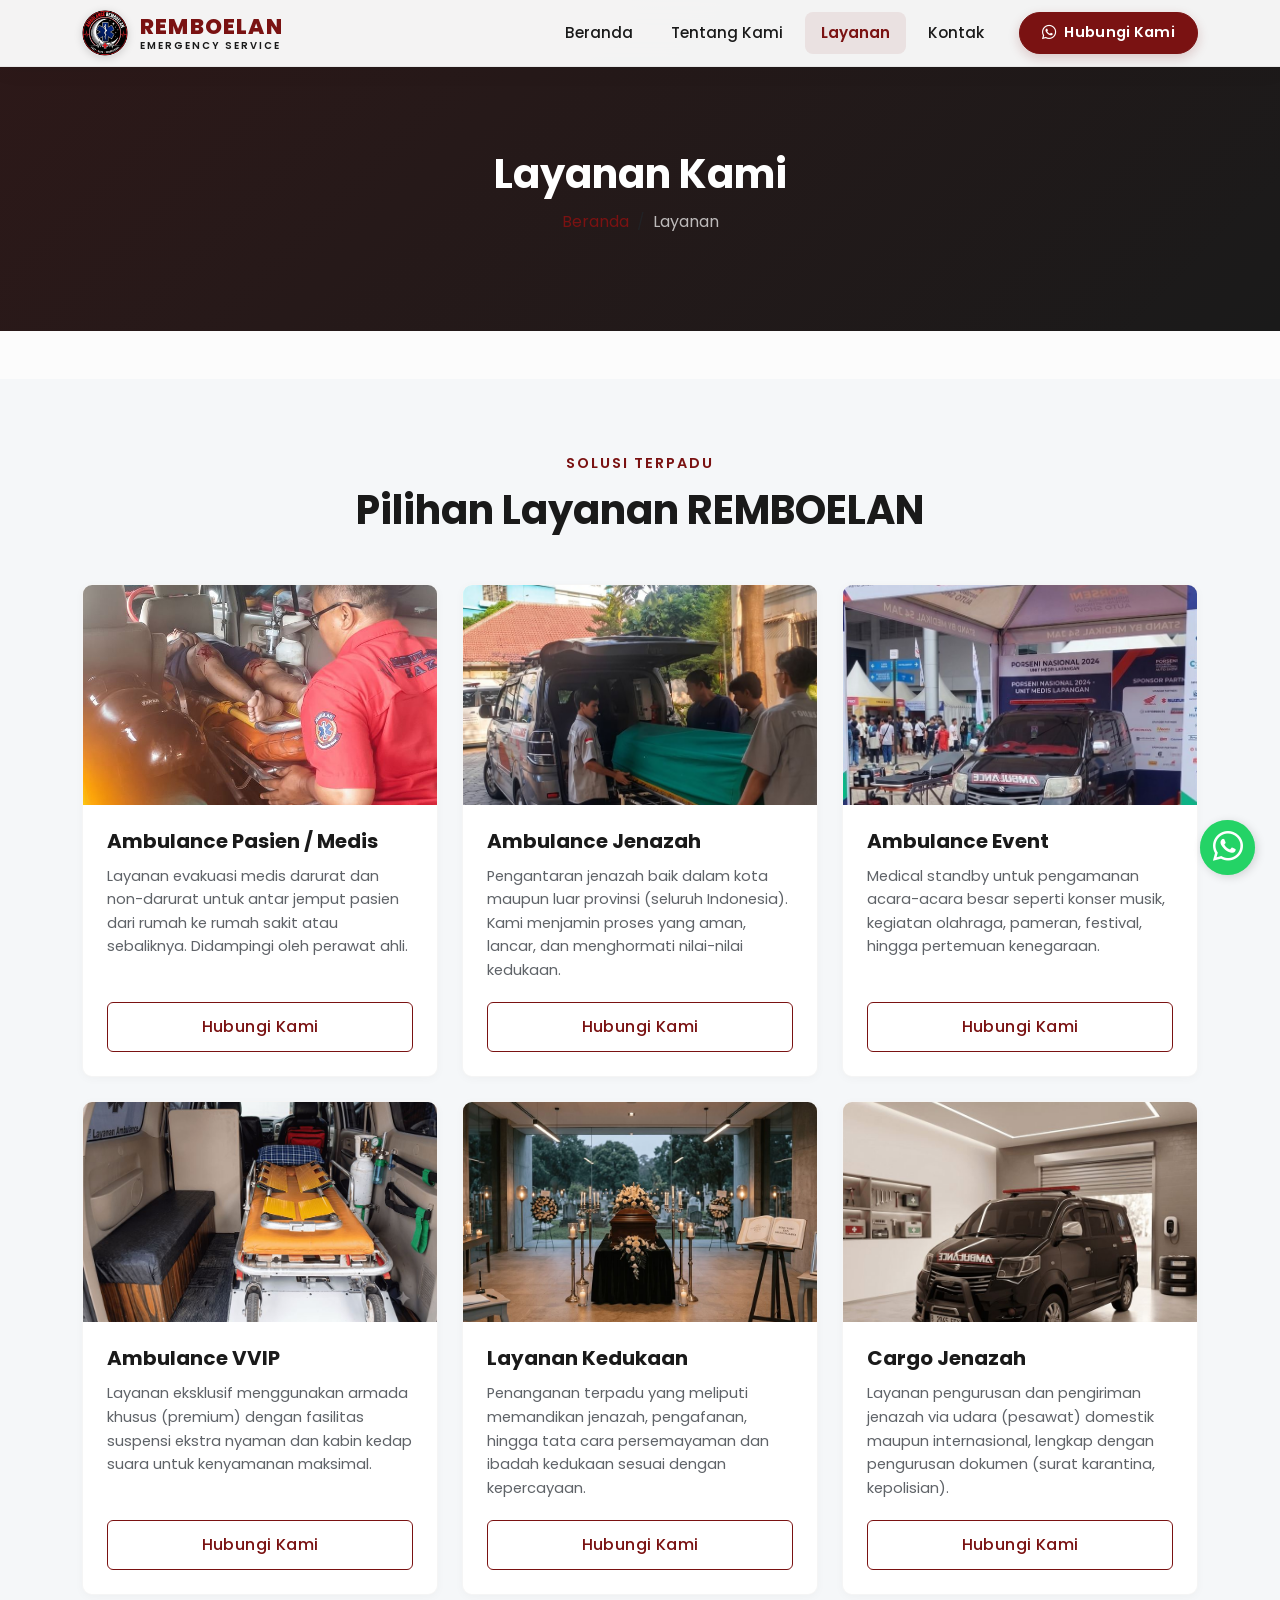
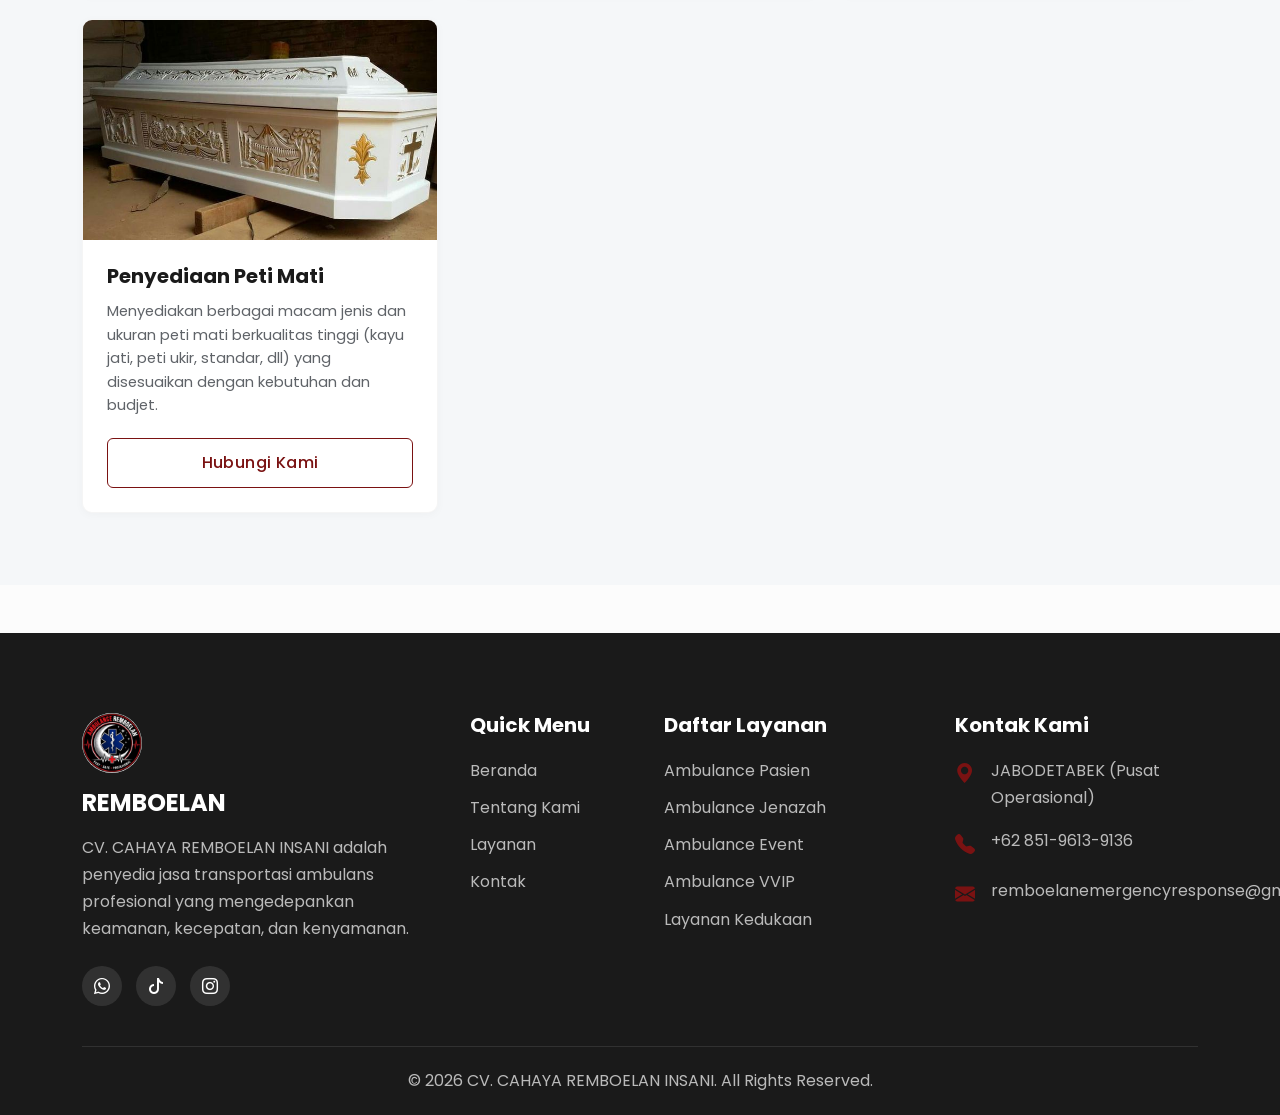
<file: layanan.html>
<!DOCTYPE html>
<html lang="id">
<head>
    <meta charset="UTF-8">
    <meta name="viewport" content="width=device-width, initial-scale=1.0">
    <!-- Google tag (gtag.js) -->
    <script async src="https://www.googletagmanager.com/gtag/js?id=AW-18360605673"></script>
    <script>
      window.dataLayer = window.dataLayer || [];
      function gtag(){dataLayer.push(arguments);}
      gtag('js', new Date());

      gtag('config', 'AW-18360605673');
    </script>
    <!-- Google AdSense Verification & Script -->
    <meta name="google-adsense-account" content="ca-pub-4015845234340748">
    <script async src="https://pagead2.googlesyndication.com/pagead/js/adsbygoogle.js?client=ca-pub-4015845234340748"
        crossorigin="anonymous"></script>
    <title>Layanan Sewa Ambulance Pasien & Jenazah Jakarta - REMBOELAN</title>
    <meta name="description" content="Daftar layanan sewa ambulance Jakarta & Jabodetabek 24 jam: ambulance pasien, jenazah, standby event, & VVIP. Fasilitas medis lengkap dan tim profesional.">
    <meta name="author" content="CV. CAHAYA REMBOELAN INSANI">
    <meta name="robots" content="index, follow">
    <link rel="canonical" href="https://remboelanemergencyresponse.com/layanan.html">
    <meta property="og:title" content="Layanan Ambulance 24 Jam | REMBOELAN Emergency Response">
    <meta property="og:description" content="Daftar layanan sewa ambulance 24 jam: ambulance pasien, ambulance jenazah, cargo jenazah, ambulance event & ambulance VVIP. Fasilitas lengkap & profesional.">
    <meta property="og:type" content="website">
    <meta property="og:url" content="https://remboelanemergencyresponse.com/layanan.html">
    <meta property="og:image" content="https://remboelanemergencyresponse.com/assets/img/logo.jpg">
    <meta property="og:locale" content="id_ID">
    <link rel="icon" type="image/jpeg" href="assets/img/logo.jpg">
    <link href="https://cdn.jsdelivr.net/npm/bootstrap@5.3.2/dist/css/bootstrap.min.css" rel="stylesheet">
    <link rel="stylesheet" href="https://cdn.jsdelivr.net/npm/bootstrap-icons@1.11.1/font/bootstrap-icons.css">
    <link href="https://unpkg.com/aos@2.3.1/dist/aos.css" rel="stylesheet">
    
    <link rel="stylesheet" href="assets/css/style.css">
    <!-- Google Fonts Preconnect & Display Swap -->
    <link rel="preconnect" href="https://fonts.googleapis.com">
    <link rel="preconnect" href="https://fonts.gstatic.com" crossorigin>
    <link href="https://fonts.googleapis.com/css2?family=Poppins:wght@300;400;500;600;700;800&display=swap" rel="stylesheet">
</head>
<body>

    <!-- Preloader -->
    <div id="preloader">
        <div class="loader"></div>
    </div>

    <!-- Navbar -->
    <nav class="navbar navbar-expand-lg fixed-top navbar-solid" id="mainNavbar">
        <div class="container">
            <a class="navbar-brand d-flex align-items-center" href="index.html">
                <img src="assets/img/logo.jpg" alt="Logo REMBOELAN Emergency Service - Sewa Ambulance Jakarta"
                    class="rounded-circle me-2 brand-logo" width="46" height="46" loading="eager" decoding="async">
                <div class="ms-1 d-flex flex-column justify-content-center">
                    <span class="brand-title">REMBOELAN</span>
                    <span class="brand-subtitle">EMERGENCY SERVICE</span>
                </div>
            </a>
            <button class="navbar-toggler" type="button" data-bs-toggle="collapse"
                data-bs-target="#navbarNav" aria-controls="navbarNav" aria-expanded="false"
                aria-label="Toggle navigation">
                <span class="toggler-icon"><i class="bi bi-list"></i></span>
            </button>
            <div class="collapse navbar-collapse" id="navbarNav">
                <ul class="navbar-nav ms-auto align-items-lg-center">
                    <li class="nav-item">
                        <a class="nav-link" href="index.html">Beranda</a>
                    </li>
                    <li class="nav-item">
                        <a class="nav-link" href="tentang.html">Tentang Kami</a>
                    </li>
                    <li class="nav-item">
                        <a class="nav-link active" aria-current="page" href="layanan.html">Layanan</a>
                    </li>
                    <li class="nav-item">
                        <a class="nav-link" href="kontak.html">Kontak</a>
                    </li>
                </ul>
                <div class="nav-cta-wrapper ms-lg-3 mt-3 mt-lg-0">
                    <a href="https://wa.me/6285196139136" target="_blank" rel="noopener noreferrer"
                        class="btn btn-primary-custom btn-nav-cta">
                        <i class="bi bi-whatsapp me-2"></i> <span>Hubungi Kami</span>
                    </a>
                </div>
            </div>
        </div>
    </nav>

    <!-- Page Header -->
    <div class="page-header">
        <div class="container">
            <h1 class="page-title" data-aos="fade-up">Layanan Kami</h1>
            <nav aria-label="breadcrumb" data-aos="fade-up" data-aos-delay="100">
                <ol class="breadcrumb">
                    <li class="breadcrumb-item"><a href="index.html">Beranda</a></li>
                    <li class="breadcrumb-item active" aria-current="page">Layanan</li>
                </ol>
            </nav>
        </div>
    </div>

    <!-- Services Grid -->
    <section class="py-4 py-lg-5 my-4 my-lg-5 bg-light-custom">
        <div class="container py-4">
            <div class="section-title" data-aos="fade-up">
                <span>Solusi Terpadu</span>
                <h2>Pilihan Layanan REMBOELAN</h2>
            </div>
            
            <div class="row g-4">
                <!-- Service 1 -->
                <div class="col-md-6 col-lg-4" data-aos="fade-up" data-aos-delay="100">
                    <div class="service-list-card">
                        <div class="service-list-img">
                            <img src="assets/img/ambulancepasien.jpg" alt="Layanan sewa ambulance evakuasi pasien darurat di Jakarta" width="675" height="1200" loading="lazy" decoding="async">
                        </div>
                        <div class="service-list-content">
                            <h3 class="service-list-title">Ambulance Pasien / Medis</h3>
                            <p class="service-list-desc">Layanan evakuasi medis darurat dan non-darurat untuk antar jemput pasien dari rumah ke rumah sakit atau sebaliknya. Didampingi oleh perawat ahli.</p>
                            <a href="https://wa.me/6285196139136?text=Halo%20Admin%2C%20saya%20butuh%20layanan%20Ambulance%20Pasien" target="_blank" rel="noopener noreferrer" class="btn btn-outline-custom w-100">Hubungi Kami</a>
                        </div>
                    </div>
                </div>
                
                <!-- Service 2 -->
                <div class="col-md-6 col-lg-4" data-aos="fade-up" data-aos-delay="200">
                    <div class="service-list-card">
                        <div class="service-list-img">
                            <img src="assets/img/jenazahambulanc.jpg?v=2" alt="Sewa ambulance pengantaran jenazah Jakarta dan Jabodetabek" width="765" height="1200" loading="lazy" decoding="async">
                        </div>
                        <div class="service-list-content">
                            <h3 class="service-list-title">Ambulance Jenazah</h3>
                            <p class="service-list-desc">Pengantaran jenazah baik dalam kota maupun luar provinsi (seluruh Indonesia). Kami menjamin proses yang aman, lancar, dan menghormati nilai-nilai kedukaan.</p>
                            <a href="https://wa.me/6285196139136?text=Halo%20Admin%2C%20saya%20butuh%20layanan%20Ambulance%20Jenazah" target="_blank" rel="noopener noreferrer" class="btn btn-outline-custom w-100">Hubungi Kami</a>
                        </div>
                    </div>
                </div>

                <!-- Service 3 -->
                <div class="col-md-6 col-lg-4" data-aos="fade-up" data-aos-delay="300">
                    <div class="service-list-card">
                        <div class="service-list-img">
                            <img src="assets/img/ambulanceevent.jpg?v=2" alt="Sewa ambulance medis standby untuk event di Jakarta" width="725" height="1000" loading="lazy" decoding="async">
                        </div>
                        <div class="service-list-content">
                            <h3 class="service-list-title">Ambulance Event</h3>
                            <p class="service-list-desc">Medical standby untuk pengamanan acara-acara besar seperti konser musik, kegiatan olahraga, pameran, festival, hingga pertemuan kenegaraan.</p>
                            <a href="https://wa.me/6285196139136?text=Halo%20Admin%2C%20saya%20butuh%20layanan%20Ambulance%20Event" target="_blank" rel="noopener noreferrer" class="btn btn-outline-custom w-100">Hubungi Kami</a>
                        </div>
                    </div>
                </div>

                <!-- Service 4 -->
                <div class="col-md-6 col-lg-4" data-aos="fade-up" data-aos-delay="100">
                    <div class="service-list-card">
                        <div class="service-list-img">
                            <img src="assets/img/ambulance vvip.jpg" alt="Sewa armada ambulance VVIP Jakarta suspensi nyaman" width="900" height="608" loading="lazy" decoding="async">
                        </div>
                        <div class="service-list-content">
                            <h3 class="service-list-title">Ambulance VVIP</h3>
                            <p class="service-list-desc">Layanan eksklusif menggunakan armada khusus (premium) dengan fasilitas suspensi ekstra nyaman dan kabin kedap suara untuk kenyamanan maksimal.</p>
                            <a href="https://wa.me/6285196139136?text=Halo%20Admin%2C%20saya%20butuh%20layanan%20Ambulance%20VVIP" target="_blank" rel="noopener noreferrer" class="btn btn-outline-custom w-100">Hubungi Kami</a>
                        </div>
                    </div>
                </div>

                <!-- Service 5 -->
                <div class="col-md-6 col-lg-4" data-aos="fade-up" data-aos-delay="200">
                    <div class="service-list-card">
                        <div class="service-list-img">
                            <img src="assets/img/layanankedukaan.jpg" alt="Layanan kedukaan dan sewa ambulance jenazah Jakarta" width="900" height="666" loading="lazy" decoding="async">
                        </div>
                        <div class="service-list-content">
                            <h3 class="service-list-title">Layanan Kedukaan</h3>
                            <p class="service-list-desc">Penanganan terpadu yang meliputi memandikan jenazah, pengafanan, hingga tata cara persemayaman dan ibadah kedukaan sesuai dengan kepercayaan.</p>
                            <a href="https://wa.me/6285196139136?text=Halo%20Admin%2C%20saya%20butuh%20Layanan%20Kedukaan" target="_blank" rel="noopener noreferrer" class="btn btn-outline-custom w-100">Hubungi Kami</a>
                        </div>
                    </div>
                </div>

                <!-- Service 6 -->
                <div class="col-md-6 col-lg-4" data-aos="fade-up" data-aos-delay="300">
                    <div class="service-list-card">
                        <div class="service-list-img">
                            <img src="assets/img/tampakdepanmobil.jpg" alt="Layanan cargo jenazah udara dan sewa ambulance bandara Jakarta" width="800" height="932" loading="lazy" decoding="async">
                        </div>
                        <div class="service-list-content">
                            <h3 class="service-list-title">Cargo Jenazah</h3>
                            <p class="service-list-desc">Layanan pengurusan dan pengiriman jenazah via udara (pesawat) domestik maupun internasional, lengkap dengan pengurusan dokumen (surat karantina, kepolisian).</p>
                            <a href="https://wa.me/6285196139136?text=Halo%20Admin%2C%20saya%20butuh%20layanan%20Cargo%20Jenazah" target="_blank" rel="noopener noreferrer" class="btn btn-outline-custom w-100">Hubungi Kami</a>
                        </div>
                    </div>
                </div>

                <!-- Service 7 -->
                <div class="col-md-6 col-lg-4" data-aos="fade-up" data-aos-delay="100">
                    <div class="service-list-card">
                        <div class="service-list-img">
                            <img src="assets/img/petimati.jpg" alt="Penyediaan peti mati dan sewa ambulance jenazah Jakarta" width="736" height="414" loading="lazy" decoding="async">
                        </div>
                        <div class="service-list-content">
                            <h3 class="service-list-title">Penyediaan Peti Mati</h3>
                            <p class="service-list-desc">Menyediakan berbagai macam jenis dan ukuran peti mati berkualitas tinggi (kayu jati, peti ukir, standar, dll) yang disesuaikan dengan kebutuhan dan budjet.</p>
                            <a href="https://wa.me/6285196139136?text=Halo%20Admin%2C%20saya%20butuh%20Penyediaan%20Peti%20Mati" target="_blank" rel="noopener noreferrer" class="btn btn-outline-custom w-100">Hubungi Kami</a>
                        </div>
                    </div>
                </div>
                
            </div>
        </div>
    </section>

    <!-- Footer -->
    <footer class="footer">
        <div class="container">
            <div class="row g-4 g-lg-5">
                <div class="col-lg-4 col-md-6">
                    <img src="assets/img/logo.jpg" alt="Logo REMBOELAN - Sewa Ambulance Jakarta 24 Jam" class="rounded-circle mb-3" style="width:60px; height:60px;" width="60" height="60" loading="lazy" decoding="async">
                    <h4 class="text-white fw-bold mb-3">REMBOELAN</h4>
                    <p class="mb-4">CV. CAHAYA REMBOELAN INSANI adalah penyedia jasa transportasi ambulans profesional yang mengedepankan keamanan, kecepatan, dan kenyamanan.</p>
                    <div class="social-icons">
                        <a href="https://wa.me/6285196139136" target="_blank" rel="noopener noreferrer"><i class="bi bi-whatsapp"></i></a>
                        <a href="https://www.tiktok.com/@remboelan_emergenc" target="_blank" rel="noopener noreferrer"><i class="bi bi-tiktok"></i></a>
                        <a href="https://www.instagram.com/remboelan_emergencyresponse?igsh=dnFxMW1uY243b3Rp" target="_blank" rel="noopener noreferrer"><i class="bi bi-instagram"></i></a>
                    </div>
                </div>
                <div class="col-lg-2 col-md-6">
                    <h5>Quick Menu</h5>
                    <ul class="footer-links">
                        <li><a href="index.html">Beranda</a></li>
                        <li><a href="tentang.html">Tentang Kami</a></li>
                        <li><a href="layanan.html">Layanan</a></li>
                        <li><a href="kontak.html">Kontak</a></li>
                    </ul>
                </div>
                <div class="col-lg-3 col-md-6">
                    <h5>Daftar Layanan</h5>
                    <ul class="footer-links">
                        <li><a href="layanan.html">Ambulance Pasien</a></li>
                        <li><a href="layanan.html">Ambulance Jenazah</a></li>
                        <li><a href="layanan.html">Ambulance Event</a></li>
                        <li><a href="layanan.html">Ambulance VVIP</a></li>
                        <li><a href="layanan.html">Layanan Kedukaan</a></li>
                    </ul>
                </div>
                <div class="col-lg-3 col-md-6">
                    <h5>Kontak Kami</h5>
                    <ul class="footer-links">
                        <li class="mb-3 d-flex"><i class="bi bi-geo-alt-fill text-primary-custom me-3 fs-5"></i> <span>JABODETABEK (Pusat Operasional)</span></li>
                        <li class="mb-3 d-flex"><i class="bi bi-telephone-fill text-primary-custom me-3 fs-5"></i> <span>+62 851-9613-9136</span></li>
                        <li class="mb-3 d-flex"><i class="bi bi-envelope-fill text-primary-custom me-3 fs-5"></i> <span>remboelanemergencyresponse@gmail.com</span></li>
                    </ul>
                </div>
            </div>
            <div class="footer-bottom">
                <p class="mb-0">&copy; 2026 CV. CAHAYA REMBOELAN INSANI. All Rights Reserved.</p>
            </div>
        </div>
    </footer>

    <!-- Back to Top -->
    <a href="#" id="back-to-top" title="Kembali ke atas">
        <i class="bi bi-arrow-up"></i>
    </a>

    <!-- Floating WhatsApp -->
    <a href="https://wa.me/6285196139136" target="_blank" rel="noopener noreferrer" class="floating-wa" title="Hubungi Kami via WhatsApp">
        <i class="bi bi-whatsapp"></i>
    </a>

    <script src="https://cdn.jsdelivr.net/npm/bootstrap@5.3.2/dist/js/bootstrap.bundle.min.js" defer></script>
    <script src="https://unpkg.com/aos@2.3.1/dist/aos.js" defer></script>
    <script src="assets/js/script.js" defer></script>
</body>
</html>
</file>
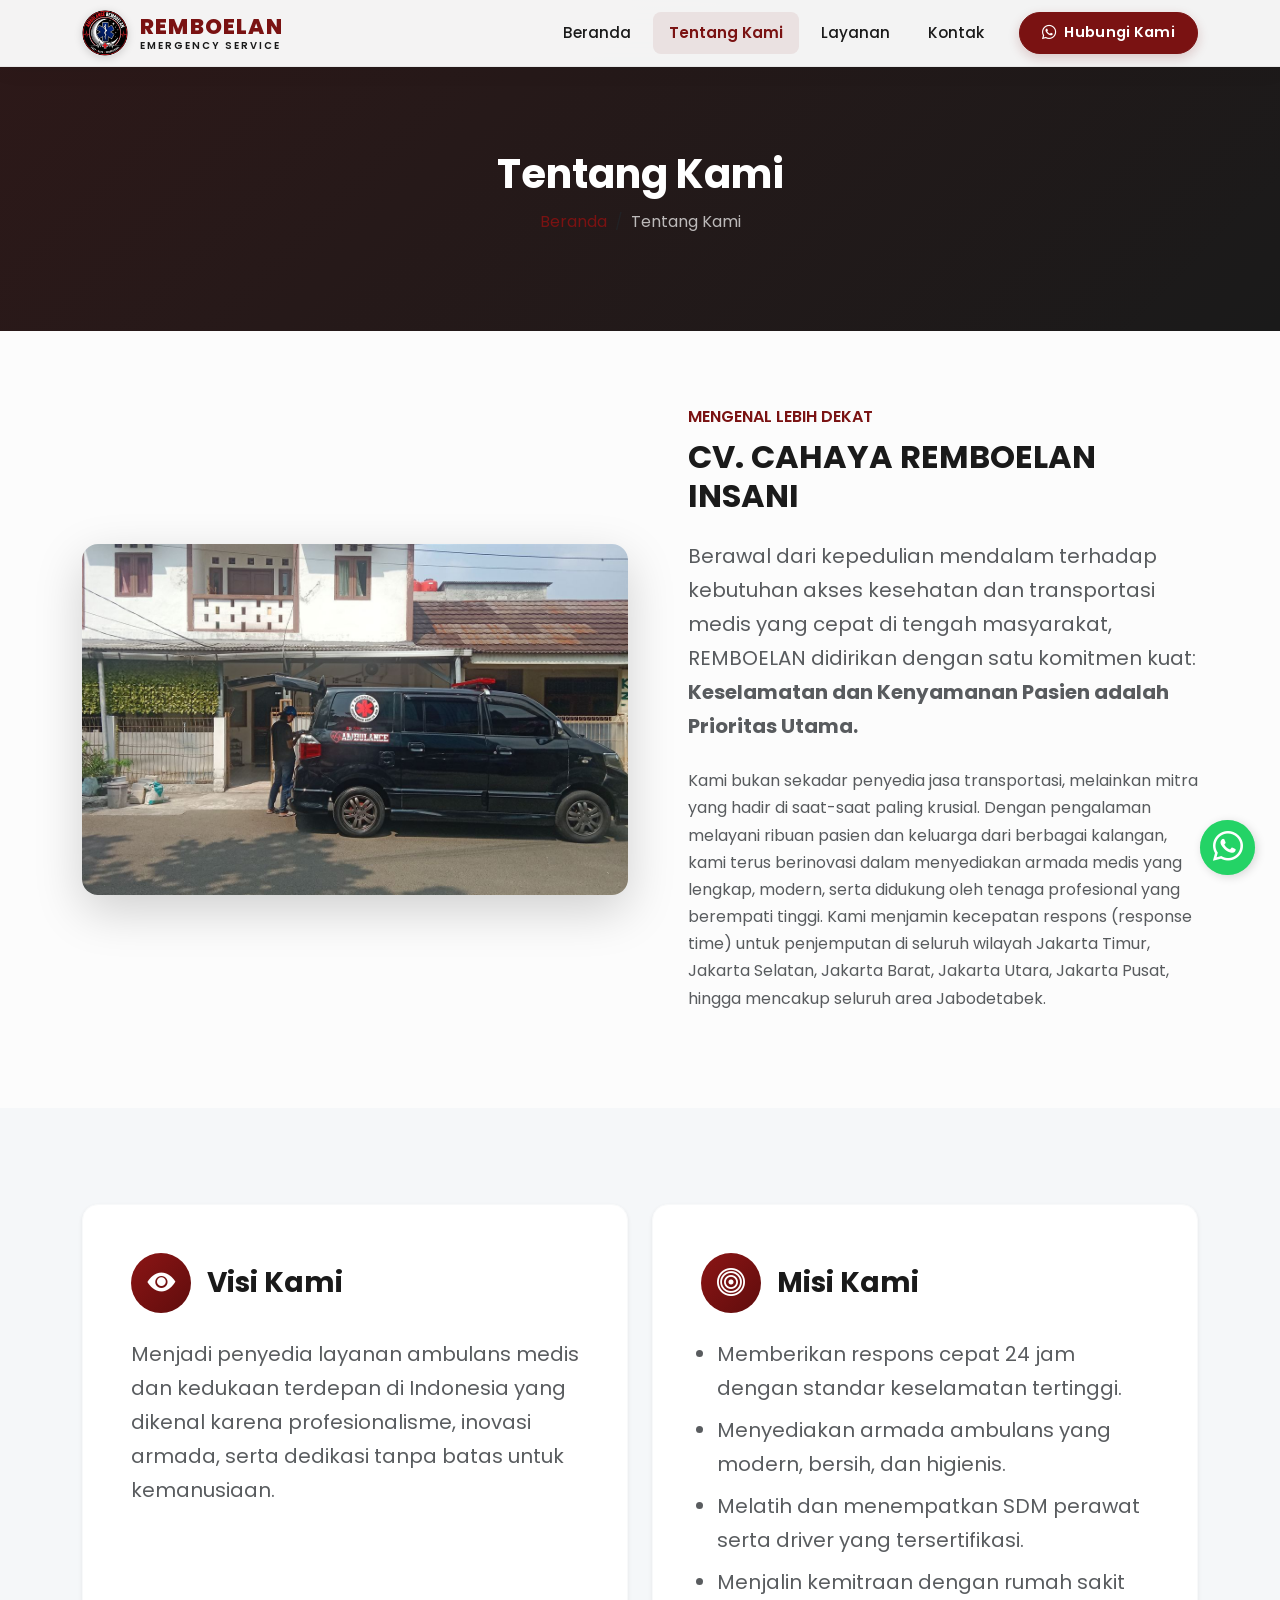
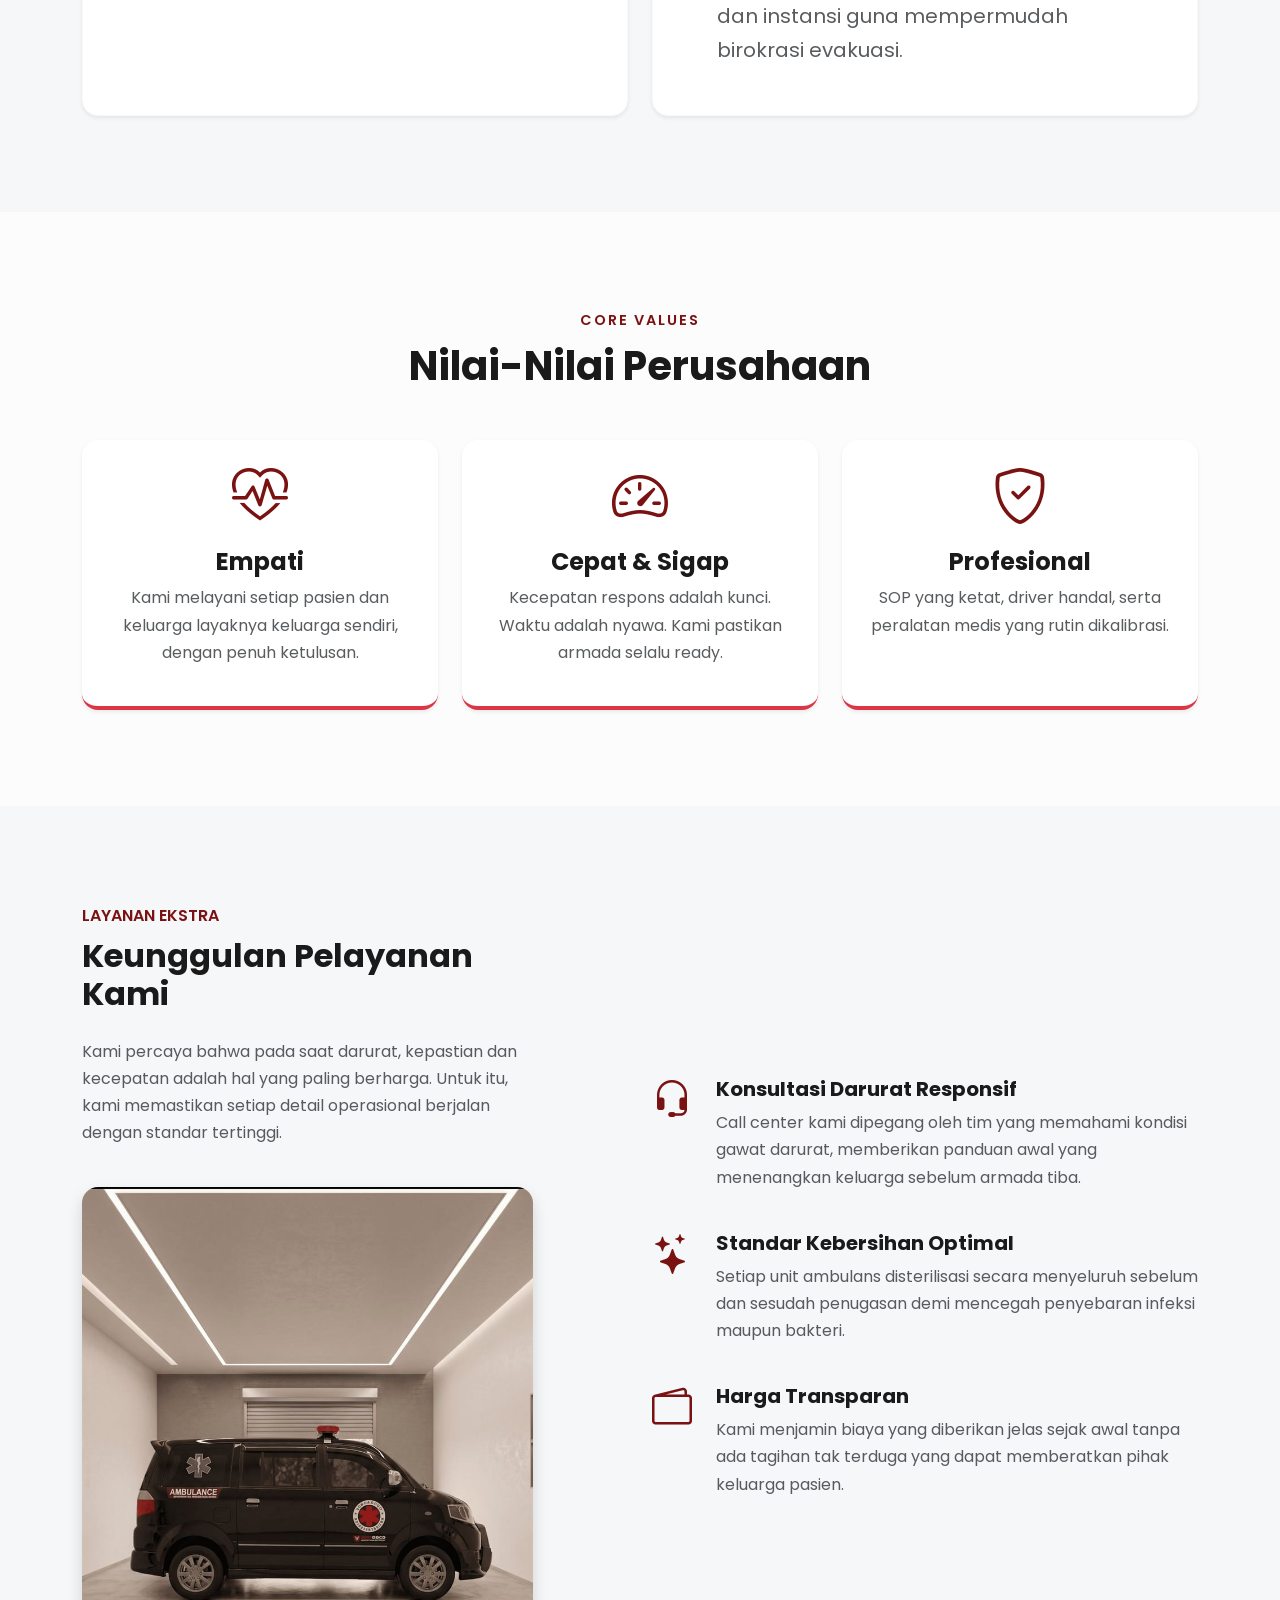
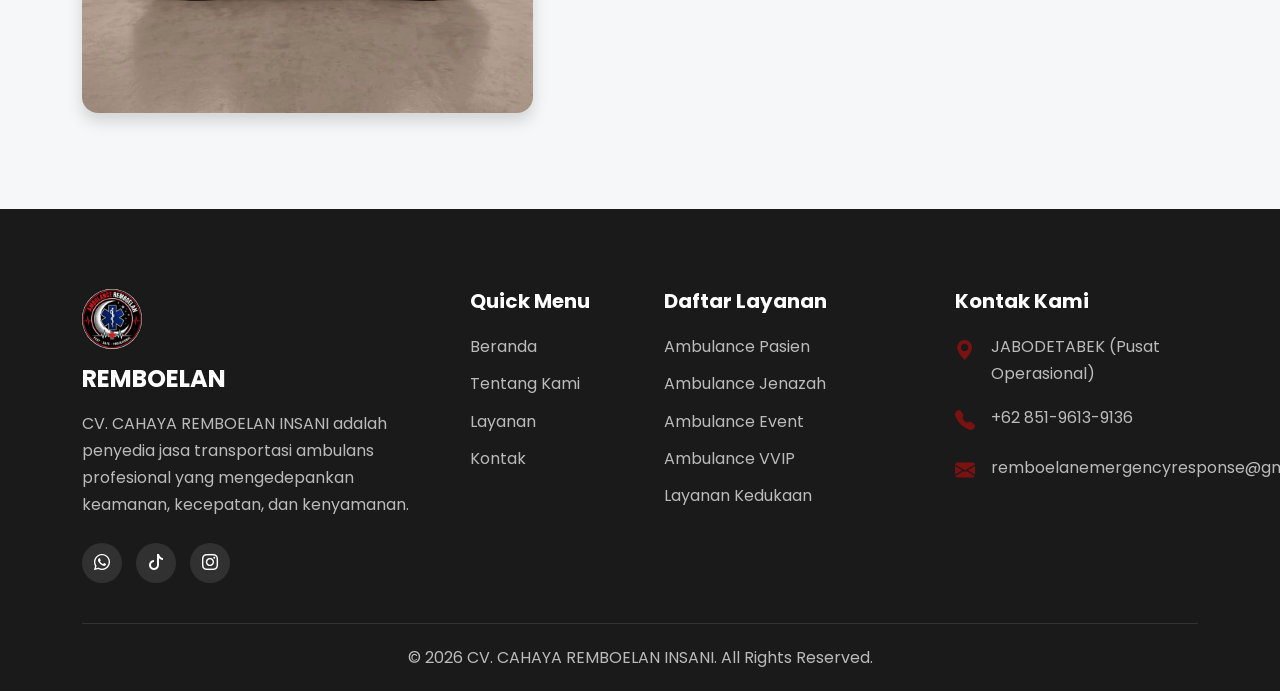
<file: tentang.html>
<!DOCTYPE html>
<html lang="id">
<head>
    <meta charset="UTF-8">
    <meta name="viewport" content="width=device-width, initial-scale=1.0">
    <!-- Google tag (gtag.js) -->
    <script async src="https://www.googletagmanager.com/gtag/js?id=AW-18360605673"></script>
    <script>
      window.dataLayer = window.dataLayer || [];
      function gtag(){dataLayer.push(arguments);}
      gtag('js', new Date());

      gtag('config', 'AW-18360605673');
    </script>
    <!-- Google AdSense Verification & Script -->
    <meta name="google-adsense-account" content="ca-pub-4015845234340748">
    <script async src="https://pagead2.googlesyndication.com/pagead/js/adsbygoogle.js?client=ca-pub-4015845234340748"
        crossorigin="anonymous"></script>
    <title>Tentang REMBOELAN - Jasa Sewa Ambulance Jakarta 24 Jam</title>
    <meta name="description" content="Profil CV. CAHAYA REMBOELAN INSANI, penyedia jasa sewa ambulance profesional di Jakarta dan Jabodetabek yang mengedepankan kecepatan, keamanan, dan keselamatan.">
    <meta name="author" content="CV. CAHAYA REMBOELAN INSANI">
    <meta name="robots" content="index, follow">
    <link rel="canonical" href="https://remboelanemergencyresponse.com/tentang.html">
    <meta property="og:title" content="Tentang REMBOELAN | CV. CAHAYA REMBOELAN INSANI">
    <meta property="og:description" content="CV. CAHAYA REMBOELAN INSANI adalah penyedia jasa sewa ambulance profesional 24 jam di Jabodetabek. Siaga evakuasi medis, pasien & layanan kedukaan.">
    <meta property="og:type" content="website">
    <meta property="og:url" content="https://remboelanemergencyresponse.com/tentang.html">
    <meta property="og:image" content="https://remboelanemergencyresponse.com/assets/img/logo.jpg">
    <meta property="og:locale" content="id_ID">
    <link rel="icon" type="image/jpeg" href="assets/img/logo.jpg">
    <link href="https://cdn.jsdelivr.net/npm/bootstrap@5.3.2/dist/css/bootstrap.min.css" rel="stylesheet">
    <link rel="stylesheet" href="https://cdn.jsdelivr.net/npm/bootstrap-icons@1.11.1/font/bootstrap-icons.css">
    <link href="https://unpkg.com/aos@2.3.1/dist/aos.css" rel="stylesheet">
    <link rel="stylesheet" href="assets/css/style.css">
    <!-- Google Fonts Preconnect & Display Swap -->
    <link rel="preconnect" href="https://fonts.googleapis.com">
    <link rel="preconnect" href="https://fonts.gstatic.com" crossorigin>
    <link href="https://fonts.googleapis.com/css2?family=Poppins:wght@300;400;500;600;700;800&display=swap" rel="stylesheet">
</head>
<body>

    <!-- Preloader -->
    <div id="preloader">
        <div class="loader"></div>
    </div>

    <!-- Navbar -->
    <nav class="navbar navbar-expand-lg fixed-top navbar-solid" id="mainNavbar">
        <div class="container">
            <a class="navbar-brand d-flex align-items-center" href="index.html">
                <img src="assets/img/logo.jpg" alt="Logo REMBOELAN Emergency Service - Sewa Ambulance Jakarta"
                    class="rounded-circle me-2 brand-logo" width="46" height="46" loading="eager" decoding="async">
                <div class="ms-1 d-flex flex-column justify-content-center">
                    <span class="brand-title">REMBOELAN</span>
                    <span class="brand-subtitle">EMERGENCY SERVICE</span>
                </div>
            </a>
            <button class="navbar-toggler" type="button" data-bs-toggle="collapse"
                data-bs-target="#navbarNav" aria-controls="navbarNav" aria-expanded="false"
                aria-label="Toggle navigation">
                <span class="toggler-icon"><i class="bi bi-list"></i></span>
            </button>
            <div class="collapse navbar-collapse" id="navbarNav">
                <ul class="navbar-nav ms-auto align-items-lg-center">
                    <li class="nav-item">
                        <a class="nav-link" href="index.html">Beranda</a>
                    </li>
                    <li class="nav-item">
                        <a class="nav-link active" aria-current="page" href="tentang.html">Tentang Kami</a>
                    </li>
                    <li class="nav-item">
                        <a class="nav-link" href="layanan.html">Layanan</a>
                    </li>
                    <li class="nav-item">
                        <a class="nav-link" href="kontak.html">Kontak</a>
                    </li>
                </ul>
                <div class="nav-cta-wrapper ms-lg-3 mt-3 mt-lg-0">
                    <a href="https://wa.me/6285196139136" target="_blank" rel="noopener noreferrer"
                        class="btn btn-primary-custom btn-nav-cta">
                        <i class="bi bi-whatsapp me-2"></i> <span>Hubungi Kami</span>
                    </a>
                </div>
            </div>
        </div>
    </nav>

    <!-- Page Header -->
    <div class="page-header">
        <div class="container">
            <h1 class="page-title" data-aos="fade-up">Tentang Kami</h1>
            <nav aria-label="breadcrumb" data-aos="fade-up" data-aos-delay="100">
                <ol class="breadcrumb">
                    <li class="breadcrumb-item"><a href="index.html">Beranda</a></li>
                    <li class="breadcrumb-item active" aria-current="page">Tentang Kami</li>
                </ol>
            </nav>
        </div>
    </div>

    <!-- Tentang Perusahaan -->
    <section class="py-4 py-lg-5 my-4">
        <div class="container">
            <div class="row align-items-center">
                <div class="col-lg-6 mb-5 mb-lg-0" data-aos="fade-right">
                    <img src="assets/img/fotopenjemputan1.jpg" alt="Tim dan armada sewa ambulance Jakarta CV Cahaya Remboelan Insani" class="img-fluid rounded-4 shadow-lg w-100" width="1200" height="772" loading="lazy" decoding="async">
                </div>
                <div class="col-lg-6 ps-lg-5" data-aos="fade-left">
                    <span class="text-primary-custom fw-semibold text-uppercase letter-spacing mb-2 d-block">Mengenal Lebih Dekat</span>
                    <h2 class="mb-4 fw-bold">CV. CAHAYA REMBOELAN INSANI</h2>
                    <p class="text-muted mb-4 fs-5">Berawal dari kepedulian mendalam terhadap kebutuhan akses kesehatan dan transportasi medis yang cepat di tengah masyarakat, REMBOELAN didirikan dengan satu komitmen kuat: <strong>Keselamatan dan Kenyamanan Pasien adalah Prioritas Utama.</strong></p>
                    <p class="text-muted mb-4">Kami bukan sekadar penyedia jasa transportasi, melainkan mitra yang hadir di saat-saat paling krusial. Dengan pengalaman melayani ribuan pasien dan keluarga dari berbagai kalangan, kami terus berinovasi dalam menyediakan armada medis yang lengkap, modern, serta didukung oleh tenaga profesional yang berempati tinggi. Kami menjamin kecepatan respons (response time) untuk penjemputan di seluruh wilayah Jakarta Timur, Jakarta Selatan, Jakarta Barat, Jakarta Utara, Jakarta Pusat, hingga mencakup seluruh area Jabodetabek.</p>
                </div>
            </div>
        </div>
    </section>

    <!-- Visi Misi -->
    <section class="py-4 py-lg-5 bg-light-custom">
        <div class="container py-4 py-lg-5">
            <div class="row g-4">
                <div class="col-lg-6" data-aos="fade-up" data-aos-delay="100">
                    <div class="bg-white p-4 p-lg-5 rounded-4 shadow-sm h-100 border border-light">
                        <div class="d-flex align-items-center mb-4">
                            <div class="d-flex align-items-center justify-content-center bg-primary-custom text-white rounded-circle me-3 fs-3" style="width:60px; height:60px; flex-shrink: 0;">
                                <i class="bi bi-eye-fill"></i>
                            </div>
                            <h3 class="mb-0 fw-bold">Visi Kami</h3>
                        </div>
                        <p class="text-muted fs-5">Menjadi penyedia layanan ambulans medis dan kedukaan terdepan di Indonesia yang dikenal karena profesionalisme, inovasi armada, serta dedikasi tanpa batas untuk kemanusiaan.</p>
                    </div>
                </div>
                <div class="col-lg-6" data-aos="fade-up" data-aos-delay="200">
                    <div class="bg-white p-4 p-lg-5 rounded-4 shadow-sm h-100 border border-light">
                        <div class="d-flex align-items-center mb-4">
                            <div class="d-flex align-items-center justify-content-center bg-primary-custom text-white rounded-circle me-3 fs-3" style="width:60px; height:60px; flex-shrink: 0;">
                                <i class="bi bi-bullseye"></i>
                            </div>
                            <h3 class="mb-0 fw-bold">Misi Kami</h3>
                        </div>
                        <ul class="text-muted fs-5 ps-3 mb-0">
                            <li class="mb-2">Memberikan respons cepat 24 jam dengan standar keselamatan tertinggi.</li>
                            <li class="mb-2">Menyediakan armada ambulans yang modern, bersih, dan higienis.</li>
                            <li class="mb-2">Melatih dan menempatkan SDM perawat serta driver yang tersertifikasi.</li>
                            <li>Menjalin kemitraan dengan rumah sakit dan instansi guna mempermudah birokrasi evakuasi.</li>
                        </ul>
                    </div>
                </div>
            </div>
        </div>
    </section>

    <!-- Nilai Perusahaan -->
    <section class="py-4 py-lg-5 my-4 my-lg-5">
        <div class="container">
            <div class="section-title" data-aos="fade-up">
                <span>Core Values</span>
                <h2>Nilai-Nilai Perusahaan</h2>
            </div>
            <div class="row text-center g-4">
                <div class="col-md-4" data-aos="zoom-in" data-aos-delay="100">
                    <div class="p-4 bg-white rounded-4 shadow-sm h-100 border-bottom border-4 border-danger">
                        <i class="bi bi-heart-pulse text-primary-custom display-4 mb-3 d-block"></i>
                        <h4 class="fw-bold">Empati</h4>
                        <p class="text-muted">Kami melayani setiap pasien dan keluarga layaknya keluarga sendiri, dengan penuh ketulusan.</p>
                    </div>
                </div>
                <div class="col-md-4" data-aos="zoom-in" data-aos-delay="200">
                    <div class="p-4 bg-white rounded-4 shadow-sm h-100 border-bottom border-4 border-danger">
                        <i class="bi bi-speedometer2 text-primary-custom display-4 mb-3 d-block"></i>
                        <h4 class="fw-bold">Cepat & Sigap</h4>
                        <p class="text-muted">Kecepatan respons adalah kunci. Waktu adalah nyawa. Kami pastikan armada selalu ready.</p>
                    </div>
                </div>
                <div class="col-md-4" data-aos="zoom-in" data-aos-delay="300">
                    <div class="p-4 bg-white rounded-4 shadow-sm h-100 border-bottom border-4 border-danger">
                        <i class="bi bi-shield-check text-primary-custom display-4 mb-3 d-block"></i>
                        <h4 class="fw-bold">Profesional</h4>
                        <p class="text-muted">SOP yang ketat, driver handal, serta peralatan medis yang rutin dikalibrasi.</p>
                    </div>
                </div>
            </div>
        </div>
    </section>

    <!-- Mengapa Memilih Kami -->
    <section class="py-4 py-lg-5 bg-light-custom">
        <div class="container py-4 py-lg-5">
            <div class="row align-items-center">
                <div class="col-lg-5 mb-5 mb-lg-0" data-aos="fade-right">
                    <span class="text-primary-custom fw-semibold text-uppercase letter-spacing mb-2 d-block">Layanan Ekstra</span>
                    <h2 class="mb-4 fw-bold">Keunggulan Pelayanan Kami</h2>
                    <p class="text-muted mb-4">Kami percaya bahwa pada saat darurat, kepastian dan kecepatan adalah hal yang paling berharga. Untuk itu, kami memastikan setiap detail operasional berjalan dengan standar tertinggi.</p>
                    <img src="assets/img/tampaksampingkanan.jpg" alt="Armada mobil sewa ambulance jakarta 24 jam REMBOELAN" class="img-fluid rounded-4 shadow mt-3" width="800" height="934" loading="lazy" decoding="async">
                </div>
                <div class="col-lg-6 offset-lg-1" data-aos="fade-left">
                    <div class="d-flex mb-4">
                        <div class="me-4 text-primary-custom display-6">
                            <i class="bi bi-headset"></i>
                        </div>
                        <div>
                            <h5 class="fw-bold mb-2">Konsultasi Darurat Responsif</h5>
                            <p class="text-muted">Call center kami dipegang oleh tim yang memahami kondisi gawat darurat, memberikan panduan awal yang menenangkan keluarga sebelum armada tiba.</p>
                        </div>
                    </div>
                    <div class="d-flex mb-4">
                        <div class="me-4 text-primary-custom display-6">
                            <i class="bi bi-stars"></i>
                        </div>
                        <div>
                            <h5 class="fw-bold mb-2">Standar Kebersihan Optimal</h5>
                            <p class="text-muted">Setiap unit ambulans disterilisasi secara menyeluruh sebelum dan sesudah penugasan demi mencegah penyebaran infeksi maupun bakteri.</p>
                        </div>
                    </div>
                    <div class="d-flex mb-4">
                        <div class="me-4 text-primary-custom display-6">
                            <i class="bi bi-wallet2"></i>
                        </div>
                        <div>
                            <h5 class="fw-bold mb-2">Harga Transparan</h5>
                            <p class="text-muted">Kami menjamin biaya yang diberikan jelas sejak awal tanpa ada tagihan tak terduga yang dapat memberatkan pihak keluarga pasien.</p>
                        </div>
                    </div>
                </div>
            </div>
        </div>
    </section>

    <!-- Footer -->
    <footer class="footer">
        <div class="container">
            <div class="row g-4 g-lg-5">
                <div class="col-lg-4 col-md-6">
                    <img src="assets/img/logo.jpg" alt="Logo REMBOELAN - Sewa Ambulance Jakarta 24 Jam" class="rounded-circle mb-3" style="width:60px; height:60px;" width="60" height="60" loading="lazy" decoding="async">
                    <h4 class="text-white fw-bold mb-3">REMBOELAN</h4>
                    <p class="mb-4">CV. CAHAYA REMBOELAN INSANI adalah penyedia jasa transportasi ambulans profesional yang mengedepankan keamanan, kecepatan, dan kenyamanan.</p>
                    <div class="social-icons">
                        <a href="https://wa.me/6285196139136" target="_blank" rel="noopener noreferrer"><i class="bi bi-whatsapp"></i></a>
                        <a href="https://www.tiktok.com/@remboelan_emergenc" target="_blank" rel="noopener noreferrer"><i class="bi bi-tiktok"></i></a>
                        <a href="https://www.instagram.com/remboelan_emergencyresponse?igsh=dnFxMW1uY243b3Rp" target="_blank" rel="noopener noreferrer"><i class="bi bi-instagram"></i></a>
                    </div>
                </div>
                <div class="col-lg-2 col-md-6">
                    <h5>Quick Menu</h5>
                    <ul class="footer-links">
                        <li><a href="index.html">Beranda</a></li>
                        <li><a href="tentang.html">Tentang Kami</a></li>
                        <li><a href="layanan.html">Layanan</a></li>
                        <li><a href="kontak.html">Kontak</a></li>
                    </ul>
                </div>
                <div class="col-lg-3 col-md-6">
                    <h5>Daftar Layanan</h5>
                    <ul class="footer-links">
                        <li><a href="layanan.html">Ambulance Pasien</a></li>
                        <li><a href="layanan.html">Ambulance Jenazah</a></li>
                        <li><a href="layanan.html">Ambulance Event</a></li>
                        <li><a href="layanan.html">Ambulance VVIP</a></li>
                        <li><a href="layanan.html">Layanan Kedukaan</a></li>
                    </ul>
                </div>
                <div class="col-lg-3 col-md-6">
                    <h5>Kontak Kami</h5>
                    <ul class="footer-links">
                        <li class="mb-3 d-flex"><i class="bi bi-geo-alt-fill text-primary-custom me-3 fs-5"></i> <span>JABODETABEK (Pusat Operasional)</span></li>
                        <li class="mb-3 d-flex"><i class="bi bi-telephone-fill text-primary-custom me-3 fs-5"></i> <span>+62 851-9613-9136</span></li>
                        <li class="mb-3 d-flex"><i class="bi bi-envelope-fill text-primary-custom me-3 fs-5"></i> <span>remboelanemergencyresponse@gmail.com</span></li>
                    </ul>
                </div>
            </div>
            <div class="footer-bottom">
                <p class="mb-0">&copy; 2026 CV. CAHAYA REMBOELAN INSANI. All Rights Reserved.</p>
            </div>
        </div>
    </footer>

    <!-- Back to Top -->
    <a href="#" id="back-to-top" title="Kembali ke atas">
        <i class="bi bi-arrow-up"></i>
    </a>

    <!-- Floating WhatsApp -->
    <a href="https://wa.me/6285196139136" target="_blank" rel="noopener noreferrer" class="floating-wa" title="Hubungi Kami via WhatsApp">
        <i class="bi bi-whatsapp"></i>
    </a>

    <script src="https://cdn.jsdelivr.net/npm/bootstrap@5.3.2/dist/js/bootstrap.bundle.min.js" defer></script>
    <script src="https://unpkg.com/aos@2.3.1/dist/aos.js" defer></script>
    <script src="assets/js/script.js" defer></script>
</body>
</html>
</file>
<file: assets/css/style.css>
:root {
  --primary-color: #7A1212;
  --primary-color-hover: #5a0c0c;
  --primary-gradient: linear-gradient(135deg, #8B1515, #600D0D);
  --secondary-color: #1a1a1a;
  --text-color: #2b2b2b;
  --text-light: #5f6368;
  --bg-color: #fcfcfc;
  --bg-light: #f5f7f9;
  --white: #ffffff;
  --shadow-sm: 0 2px 10px rgba(0, 0, 0, 0.03);
  --shadow-md: 0 8px 30px rgba(0, 0, 0, 0.06);
  --shadow-lg: 0 15px 35px rgba(122, 18, 18, 0.1);
  --radius-sm: 6px;
  --radius-md: 10px;
  --radius-lg: 16px;
  --transition: all 0.3s cubic-bezier(0.25, 0.8, 0.25, 1);
}

html, body {
  overflow-x: hidden;
  max-width: 100%;
}

body {
  font-family: 'Poppins', sans-serif;
  color: var(--text-color);
  background-color: var(--bg-color);
  overflow-x: hidden;
  line-height: 1.7;
}

h1, h2, h3, h4, h5, h6 {
  color: var(--secondary-color);
  font-weight: 700;
}

a {
  text-decoration: none;
  transition: var(--transition);
}

.text-primary-custom {
  color: var(--primary-color) !important;
}

.bg-primary-custom {
  background: var(--primary-gradient) !important;
  color: var(--white);
}

.bg-light-custom {
  background-color: var(--bg-light) !important;
}

.btn-primary-custom {
  display: inline-flex;
  align-items: center;
  justify-content: center;
  background: var(--primary-color);
  color: var(--white);
  border: 1px solid var(--primary-color);
  padding: 12px 30px;
  border-radius: var(--radius-sm);
  font-weight: 500;
  letter-spacing: 0.4px;
  box-shadow: var(--shadow-sm);
  white-space: nowrap;
  text-decoration: none;
  transition: var(--transition);
}

.btn-primary-custom:hover {
  background: var(--white);
  color: var(--primary-color);
  transform: translateY(-2px);
  box-shadow: var(--shadow-md);
}

.btn-outline-custom {
  display: inline-flex;
  align-items: center;
  justify-content: center;
  background: transparent;
  color: var(--primary-color);
  border: 1px solid var(--primary-color);
  padding: 12px 30px;
  border-radius: var(--radius-sm);
  font-weight: 500;
  letter-spacing: 0.4px;
  white-space: nowrap;
  text-decoration: none;
  transition: var(--transition);
}

.btn-outline-custom:hover {
  background: var(--primary-color);
  color: var(--white);
  transform: translateY(-2px);
  box-shadow: var(--shadow-md);
}

/* Glassmorphism */
.glass-effect {
  background: rgba(255, 255, 255, 0.85);
  backdrop-filter: blur(10px);
  -webkit-backdrop-filter: blur(10px);
  border: 1px solid rgba(255, 255, 255, 0.2);
}

/* Preloader */
#preloader {
  position: fixed;
  top: 0;
  left: 0;
  width: 100%;
  height: 100%;
  background: var(--white);
  z-index: 9999;
  display: flex;
  justify-content: center;
  align-items: center;
}

.loader {
  width: 50px;
  height: 50px;
  border: 5px solid var(--bg-light);
  border-top-color: var(--primary-color);
  border-radius: 50%;
  animation: spin 1s linear infinite;
}

@keyframes spin {
  100% { transform: rotate(360deg); }
}

/* Navbar */
.navbar {
  position: fixed;
  top: 0;
  left: 0;
  right: 0;
  z-index: 1030;
  padding: 16px 0;
  background: transparent;
  transition: background-color 0.3s cubic-bezier(0.25, 0.8, 0.25, 1),
              padding 0.3s cubic-bezier(0.25, 0.8, 0.25, 1),
              box-shadow 0.3s cubic-bezier(0.25, 0.8, 0.25, 1),
              border-color 0.3s cubic-bezier(0.25, 0.8, 0.25, 1);
  border-bottom: 1px solid transparent;
}

/* Navbar Scrolled (Sticky) or Solid */
.navbar.sticky-active,
.navbar.navbar-solid {
  background: rgba(255, 255, 255, 0.95);
  backdrop-filter: blur(12px);
  -webkit-backdrop-filter: blur(12px);
  padding: 10px 0;
  box-shadow: 0 4px 20px rgba(0, 0, 0, 0.05);
  border-bottom: 1px solid rgba(0, 0, 0, 0.05);
}

/* Brand */
.navbar-brand {
  padding: 0;
  margin-right: 0;
}

.brand-logo {
  width: 46px;
  height: 46px;
  object-fit: cover;
  border-radius: 50%;
  box-shadow: 0 2px 8px rgba(0, 0, 0, 0.15);
  transition: transform 0.3s ease;
}

.navbar-brand:hover .brand-logo {
  transform: scale(1.05);
}

.brand-title {
  color: var(--white);
  font-size: 1.35rem;
  font-weight: 800;
  letter-spacing: 1.2px;
  line-height: 1.15;
  transition: color 0.3s ease;
}

.brand-subtitle {
  color: rgba(255, 255, 255, 0.85);
  font-size: 0.62rem;
  font-weight: 600;
  letter-spacing: 2px;
  line-height: 1;
  margin-top: 2px;
  transition: color 0.3s ease;
}

.navbar.sticky-active .brand-title,
.navbar.navbar-solid .brand-title {
  color: var(--primary-color);
}

.navbar.sticky-active .brand-subtitle,
.navbar.navbar-solid .brand-subtitle {
  color: var(--secondary-color);
}

/* Nav Links Desktop */
.nav-link {
  color: rgba(255, 255, 255, 0.9) !important;
  font-weight: 500;
  font-size: 0.95rem;
  padding: 8px 16px !important;
  margin: 0 3px;
  border-radius: 8px;
  position: relative;
  transition: all 0.25s ease;
}

.nav-link:hover {
  color: var(--white) !important;
  background: rgba(255, 255, 255, 0.12);
}

.nav-link.active {
  color: var(--white) !important;
  font-weight: 600;
  background: rgba(255, 255, 255, 0.18);
}

.navbar.sticky-active .nav-link,
.navbar.navbar-solid .nav-link {
  color: var(--secondary-color) !important;
}

.navbar.sticky-active .nav-link:hover,
.navbar.navbar-solid .nav-link:hover {
  color: var(--primary-color) !important;
  background: rgba(122, 18, 18, 0.05);
}

.navbar.sticky-active .nav-link.active,
.navbar.navbar-solid .nav-link.active {
  color: var(--primary-color) !important;
  font-weight: 600;
  background: rgba(122, 18, 18, 0.08);
}

/* Navbar CTA Button */
.btn-nav-cta {
  padding: 9px 22px;
  font-size: 0.9rem;
  font-weight: 600;
  border-radius: 50px;
  min-height: 42px;
  display: inline-flex;
  align-items: center;
  justify-content: center;
  white-space: nowrap;
  letter-spacing: 0.3px;
  box-shadow: 0 4px 12px rgba(122, 18, 18, 0.2);
  transition: var(--transition);
}

.btn-nav-cta:hover {
  transform: translateY(-2px);
  box-shadow: 0 6px 18px rgba(122, 18, 18, 0.32);
}

/* Toggler Button */
.navbar-toggler {
  width: 44px;
  height: 44px;
  padding: 0;
  display: inline-flex;
  align-items: center;
  justify-content: center;
  border-radius: 10px;
  border: 1px solid rgba(255, 255, 255, 0.22) !important;
  background: rgba(255, 255, 255, 0.08) !important;
  box-shadow: none !important;
  transition: all 0.25s ease;
}

.navbar-toggler:hover {
  background: rgba(255, 255, 255, 0.15) !important;
}

.navbar-toggler .toggler-icon {
  font-size: 1.6rem;
  color: var(--white);
  display: flex;
  align-items: center;
  justify-content: center;
  transition: transform 0.25s ease, color 0.25s ease;
}

.navbar.sticky-active .navbar-toggler,
.navbar.navbar-solid .navbar-toggler {
  border: 1px solid rgba(0, 0, 0, 0.08) !important;
  background: var(--bg-light) !important;
}

.navbar.sticky-active .navbar-toggler:hover,
.navbar.navbar-solid .navbar-toggler:hover {
  background: rgba(122, 18, 18, 0.06) !important;
}

.navbar.sticky-active .navbar-toggler .toggler-icon,
.navbar.navbar-solid .navbar-toggler .toggler-icon {
  color: var(--primary-color);
}

/* Mobile & Tablet Styles (< 992px) */
@media (max-width: 991.98px) {
  .navbar {
    padding: 12px 0;
  }

  .navbar.sticky-active,
  .navbar.navbar-solid {
    padding: 10px 0;
  }

  .brand-logo {
    width: 38px;
    height: 38px;
  }

  .brand-title {
    font-size: 1.15rem;
    letter-spacing: 1px;
  }

  .brand-subtitle {
    font-size: 0.55rem;
    letter-spacing: 1.5px;
  }

  .navbar-toggler {
    width: 40px;
    height: 40px;
  }

  .navbar-toggler .toggler-icon {
    font-size: 1.45rem;
  }

  /* Frosted Glass Mobile Drawer */
  .navbar-collapse {
    background: rgba(255, 255, 255, 0.98);
    backdrop-filter: blur(16px);
    -webkit-backdrop-filter: blur(16px);
    padding: 16px;
    border-radius: 16px;
    border: 1px solid rgba(0, 0, 0, 0.06);
    box-shadow: 0 16px 40px rgba(0, 0, 0, 0.12);
    margin-top: 10px;
  }

  .navbar-nav {
    padding-bottom: 4px;
  }

  .nav-link {
    color: var(--secondary-color) !important;
    padding: 12px 16px !important;
    border-radius: 10px;
    margin: 3px 0;
    font-size: 0.95rem;
    font-weight: 500;
  }

  .nav-link:hover {
    background: var(--bg-light) !important;
    color: var(--primary-color) !important;
  }

  .nav-link.active {
    background: rgba(122, 18, 18, 0.08) !important;
    color: var(--primary-color) !important;
    font-weight: 600;
  }

  .nav-cta-wrapper {
    border-top: 1px solid rgba(0, 0, 0, 0.06);
    padding-top: 12px;
    margin-top: 8px !important;
  }

  .nav-cta-wrapper .btn-nav-cta {
    width: 100%;
    min-height: 46px;
    font-size: 0.92rem;
    padding: 11px 20px;
  }
}

/* Hero Section */
.hero-section {
  height: 100vh;
  position: relative;
  display: flex;
  align-items: center;
  background-size: cover;
  background-position: center;
  background-repeat: no-repeat;
  color: var(--white);
}

.hero-overlay {
  position: absolute;
  top: 0;
  left: 0;
  width: 100%;
  height: 100%;
  background: linear-gradient(to right, rgba(17, 17, 17, 0.9) 0%, rgba(122, 18, 18, 0.5) 100%);
  z-index: 1;
}

.hero-content {
  position: relative;
  z-index: 2;
  max-width: 800px;
}

.hero-title {
  font-size: 3.5rem;
  font-weight: 800;
  margin-bottom: 20px;
  line-height: 1.2;
  color: var(--white);
}

.hero-subtitle {
  font-size: 1.2rem;
  margin-bottom: 40px;
  font-weight: 300;
  opacity: 0.9;
}

/* Feature Cards (Mengapa Memilih Kami) */
.feature-card {
  background: var(--white);
  padding: 30px;
  border-radius: var(--radius-md);
  box-shadow: var(--shadow-sm);
  text-align: center;
  transition: var(--transition);
  height: 100%;
  border: 1px solid rgba(0,0,0,0.03);
}

.feature-card:hover {
  transform: translateY(-10px);
  box-shadow: var(--shadow-md);
}

.feature-icon {
  width: 70px;
  height: 70px;
  background: var(--bg-light);
  border-radius: 50%;
  display: flex;
  align-items: center;
  justify-content: center;
  margin: 0 auto 20px;
  font-size: 2rem;
  color: var(--primary-color);
  transition: var(--transition);
}

.feature-card:hover .feature-icon {
  background: var(--primary-color);
  color: var(--white);
}

/* Section Title */
.section-title {
  text-align: center;
  margin-bottom: 50px;
}

.section-title span {
  color: var(--primary-color);
  font-weight: 600;
  text-transform: uppercase;
  letter-spacing: 2px;
  font-size: 0.9rem;
  display: block;
  margin-bottom: 10px;
}

.section-title h2 {
  font-size: 2.5rem;
  font-weight: 700;
}

/* Unit Ambulance */
.unit-card {
  border-radius: var(--radius-md);
  overflow: hidden;
  box-shadow: var(--shadow-sm);
  transition: var(--transition);
  background: var(--white);
  margin-bottom: 30px;
}

.unit-card:hover {
  transform: translateY(-10px);
  box-shadow: var(--shadow-md);
}

.unit-img-wrapper {
  overflow: hidden;
  position: relative;
  height: 250px;
}

.unit-img-wrapper img {
  width: 100%;
  height: 100%;
  object-fit: cover;
  transition: transform 0.5s ease;
}

.unit-card:hover .unit-img-wrapper img {
  transform: scale(1.1);
}

.unit-content {
  padding: 20px;
  text-align: center;
}

/* Services Preview */
.service-card {
  border-radius: var(--radius-lg);
  overflow: hidden;
  position: relative;
  height: 300px;
  margin-bottom: 30px;
}

.service-card img {
  width: 100%;
  height: 100%;
  object-fit: cover;
  transition: transform 0.5s ease;
}

.service-overlay {
  position: absolute;
  bottom: 0;
  left: 0;
  width: 100%;
  height: 100%;
  background: linear-gradient(to top, rgba(17, 17, 17, 0.9) 0%, rgba(0, 0, 0, 0) 100%);
  display: flex;
  flex-direction: column;
  justify-content: flex-end;
  padding: 30px;
  transition: var(--transition);
}

.service-card:hover img {
  transform: scale(1.05);
}

.service-card h4 {
  color: var(--white);
  margin-bottom: 10px;
  font-weight: 600;
}

.service-card p {
  color: rgba(255, 255, 255, 0.8);
  font-size: 0.9rem;
  margin-bottom: 0;
  transform: translateY(20px);
  opacity: 0;
  transition: var(--transition);
}

.service-card:hover p {
  transform: translateY(0);
  opacity: 1;
}

/* Testimonials */
.testimonial-card {
  background: var(--white);
  padding: 40px;
  border-radius: var(--radius-lg);
  box-shadow: var(--shadow-md);
  margin: 20px;
  position: relative;
}

.quote-icon {
  position: absolute;
  top: 20px;
  right: 30px;
  font-size: 3rem;
  color: rgba(122, 18, 18, 0.1);
}

.testimonial-text {
  font-style: italic;
  margin-bottom: 20px;
  color: var(--text-light);
}

.client-info h5 {
  margin-bottom: 0;
  font-size: 1.1rem;
}

.client-info span {
  font-size: 0.85rem;
  color: var(--primary-color);
}

/* Swiper Pagination */
.swiper-pagination-bullet-active {
  background: var(--primary-color) !important;
}

/* CTA Section */
.cta-section {
  padding: 36px 20px;
  border-radius: 20px;
  margin: 30px 0;
  position: relative;
  overflow: hidden;
  background: var(--white);
}

@media (min-width: 768px) {
  .cta-section {
    padding: 60px 40px;
    border-radius: 24px;
    margin: 50px 0;
  }
}

.cta-icon-wrapper {
  display: inline-flex;
  align-items: center;
  justify-content: center;
  width: 60px;
  height: 60px;
  border-radius: 50%;
  background: var(--bg-light);
  box-shadow: var(--shadow-sm);
  font-size: 1.85rem;
  color: var(--primary-color);
}

@media (min-width: 768px) {
  .cta-icon-wrapper {
    width: 72px;
    height: 72px;
    font-size: 2.2rem;
  }
}

.cta-title {
  font-size: 1.45rem;
  margin-bottom: 12px;
  color: var(--secondary-color);
}

@media (min-width: 768px) {
  .cta-title {
    font-size: 2rem;
    margin-bottom: 16px;
  }
}

.cta-desc {
  font-size: 0.92rem;
  line-height: 1.6;
  margin-bottom: 24px;
  max-width: 620px;
  margin-left: auto;
  margin-right: auto;
  color: var(--text-light);
}

@media (min-width: 768px) {
  .cta-desc {
    font-size: 1.15rem;
    margin-bottom: 35px;
  }
}

.btn-cta-main {
  display: inline-flex;
  align-items: center;
  justify-content: center;
  padding: 12px 28px;
  border-radius: 50px;
  font-size: 0.95rem;
  font-weight: 600;
  letter-spacing: 0.3px;
  white-space: nowrap;
  min-height: 48px;
  box-shadow: 0 4px 14px rgba(122, 18, 18, 0.25);
  transition: var(--transition);
}

.btn-cta-main:hover {
  transform: translateY(-2px);
  box-shadow: 0 6px 20px rgba(122, 18, 18, 0.35);
}

@media (min-width: 768px) {
  .btn-cta-main {
    padding: 14px 38px;
    font-size: 1.05rem;
    min-height: 52px;
  }
}

/* Timeline */
.timeline {
  position: relative;
  padding: 20px 0;
}

.timeline::before {
  content: '';
  position: absolute;
  top: 0;
  bottom: 0;
  left: 20px;
  width: 2px;
  background: var(--primary-color);
  opacity: 0.2;
}

.timeline-item {
  position: relative;
  padding-left: 50px;
  margin-bottom: 30px;
}

.timeline-icon {
  position: absolute;
  left: 11px;
  top: 0;
  width: 20px;
  height: 20px;
  background: var(--primary-color);
  border-radius: 50%;
  border: 4px solid var(--white);
  box-shadow: 0 0 0 3px rgba(122, 18, 18, 0.2);
}

/* Footer */
.footer {
  background: var(--secondary-color);
  color: rgba(255, 255, 255, 0.7);
  padding: 80px 0 20px;
}

.footer h5 {
  color: var(--white);
  margin-bottom: 20px;
}

.footer-links {
  list-style: none;
  padding: 0;
}

.footer-links li {
  margin-bottom: 10px;
}

.footer-links a {
  color: rgba(255, 255, 255, 0.7);
  text-decoration: none;
  transition: var(--transition);
}

.footer-links a:hover {
  color: var(--primary-color);
  padding-left: 5px;
}

.social-icons a {
  display: inline-flex;
  align-items: center;
  justify-content: center;
  width: 40px;
  height: 40px;
  background: rgba(255, 255, 255, 0.1);
  color: var(--white);
  border-radius: 50%;
  margin-right: 10px;
  transition: var(--transition);
}

.social-icons a:hover {
  background: var(--primary-color);
  transform: translateY(-3px);
}

.footer-bottom {
  border-top: 1px solid rgba(255, 255, 255, 0.1);
  padding-top: 20px;
  margin-top: 40px;
  text-align: center;
}

/* Back to Top */
#back-to-top {
  position: fixed;
  bottom: 90px;
  right: 25px;
  width: 35px;
  height: 35px;
  background: var(--secondary-color);
  color: var(--white);
  border-radius: 50%;
  display: flex;
  align-items: center;
  justify-content: center;
  font-size: 1rem;
  box-shadow: var(--shadow-md);
  opacity: 0;
  visibility: hidden;
  transition: var(--transition);
  z-index: 998;
}

#back-to-top.active {
  opacity: 1;
  visibility: visible;
}

#back-to-top:hover {
  transform: translateY(-5px);
  background: var(--primary-color);
}

/* Floating WhatsApp Button */
.floating-wa {
  position: fixed;
  bottom: 25px;
  right: 25px;
  width: 55px;
  height: 55px;
  background-color: #25d366;
  color: #FFF;
  border-radius: 50px;
  text-align: center;
  font-size: 30px;
  box-shadow: 2px 2px 10px rgba(0, 0, 0, 0.15);
  z-index: 999;
  display: flex;
  align-items: center;
  justify-content: center;
  transition: all 0.3s ease;
  text-decoration: none;
}

.floating-wa:hover {
  background-color: #128c7e;
  transform: scale(1.1);
  color: #FFF;
}

.floating-wa::before {
  content: "";
  position: absolute;
  z-index: -1;
  width: 100%;
  height: 100%;
  border-radius: 50%;
  background: rgba(37, 211, 102, 0.5);
  animation: pulse-wa 2s infinite;
}

@keyframes pulse-wa {
  0% { transform: scale(1); opacity: 1; }
  100% { transform: scale(1.5); opacity: 0; }
}

/* Page Header */
.page-header {
  padding: 150px 0 80px;
  background: var(--secondary-color);
  color: var(--white);
  position: relative;
  text-align: center;
}

.page-header::before {
  content: '';
  position: absolute;
  top: 0;
  left: 0;
  width: 100%;
  height: 100%;
  background: linear-gradient(135deg, rgba(122, 18, 18, 0.2) 0%, rgba(17, 17, 17, 0) 100%);
}

.page-title {
  font-size: 2.5rem;
  font-weight: 700;
  margin-bottom: 10px;
  position: relative;
  z-index: 2;
  color: var(--white);
}

.breadcrumb {
  justify-content: center;
  position: relative;
  z-index: 2;
}

.breadcrumb-item a {
  color: var(--primary-color);
}

.breadcrumb-item.active {
  color: rgba(255, 255, 255, 0.7);
}

/* Contact Info Box */
.contact-info-box {
  display: flex;
  align-items: flex-start;
  margin-bottom: 30px;
}

.contact-info-icon {
  width: 50px;
  height: 50px;
  background: var(--bg-light);
  color: var(--primary-color);
  border-radius: 50%;
  display: flex;
  align-items: center;
  justify-content: center;
  font-size: 1.5rem;
  margin-right: 20px;
  flex-shrink: 0;
}

.contact-info-content h5 {
  margin-bottom: 5px;
  font-size: 1.1rem;
}

/* Contact Form */
.contact-form .form-control {
  padding: 12px 20px;
  border-radius: var(--radius-sm);
  border: 1px solid #eee;
  margin-bottom: 20px;
  background: var(--bg-light);
}

.contact-form .form-control:focus {
  border-color: var(--primary-color);
  box-shadow: 0 0 0 3px rgba(122, 18, 18, 0.1);
  background: var(--white);
}

/* Google Maps */
.map-container iframe {
  width: 100%;
  height: 400px;
  border: 0;
  border-radius: var(--radius-md);
  box-shadow: var(--shadow-sm);
}

/* Service List Cards (layanan.html) */
.service-list-card {
  background: var(--white);
  border-radius: var(--radius-md);
  overflow: hidden;
  box-shadow: var(--shadow-sm);
  transition: var(--transition);
  height: 100%;
  display: flex;
  flex-direction: column;
  border: 1px solid rgba(0, 0, 0, 0.04);
}

.service-list-card:hover {
  transform: translateY(-8px);
  box-shadow: var(--shadow-md);
}

.service-list-img {
  height: 220px;
  overflow: hidden;
  position: relative;
}

.service-list-img img {
  width: 100%;
  height: 100%;
  object-fit: cover;
  transition: transform 0.5s ease;
}

.service-list-card:hover .service-list-img img {
  transform: scale(1.06);
}

.service-list-content {
  padding: 24px;
  flex-grow: 1;
  display: flex;
  flex-direction: column;
}

.service-list-title {
  font-size: 1.25rem;
  font-weight: 700;
  margin-bottom: 12px;
  color: var(--secondary-color);
}

.service-list-desc {
  color: var(--text-light);
  margin-bottom: 20px;
  font-size: 0.92rem;
  line-height: 1.6;
  flex-grow: 1;
}

/* ========================================================
   RESPONSIVE MOBILE STYLES (Max-Width: 767.98px)
   Polished with UI/UX Pro Max and Design Taste principles:
   - Harmonious vertical rhythm & proportional section padding
   - Standard 44-48px touch targets for buttons with zero text wrapping
   - Balanced typography with text-wrap: balance
   - Proportional mobile cards with always-readable content
   ======================================================== */
@media (max-width: 767.98px) {
  /* Prevent horizontal animation displacement and overflow on mobile */
  [data-aos] {
    transform: none !important;
    opacity: 1 !important;
    transition-duration: 0.3s !important;
  }

  /* Section Spacing & Rhythm */
  .py-4.py-lg-5 {
    padding-top: 1.85rem !important;
    padding-bottom: 1.85rem !important;
  }
  .my-4.my-lg-5 {
    margin-top: 1.25rem !important;
    margin-bottom: 1.25rem !important;
  }

  /* Typography Hierarchy */
  .section-title {
    margin-bottom: 26px;
  }
  .section-title span {
    font-size: 0.78rem;
    letter-spacing: 1.5px;
    margin-bottom: 6px;
  }
  .section-title h2 {
    font-size: 1.65rem;
    line-height: 1.3;
    text-wrap: balance;
  }

  .page-header {
    padding: 105px 0 35px;
  }
  .page-title {
    font-size: 1.75rem;
    margin-bottom: 6px;
  }
  .breadcrumb {
    font-size: 0.85rem;
  }

  /* Hero Section Mobile */
  .hero-section {
    padding-top: 125px;
    padding-bottom: 60px;
    height: auto;
    min-height: 85vh;
    background-position: 72% center;
  }
  .hero-overlay {
    background: linear-gradient(180deg, rgba(17, 17, 17, 0.94) 0%, rgba(17, 17, 17, 0.85) 60%, rgba(122, 18, 18, 0.7) 100%);
  }
  .hero-title {
    font-size: 1.85rem;
    line-height: 1.28;
    margin-bottom: 14px;
    text-wrap: balance;
    color: var(--white);
    text-shadow: 0 2px 10px rgba(0, 0, 0, 0.5);
  }
  .hero-subtitle {
    font-size: 0.92rem;
    line-height: 1.6;
    margin-bottom: 24px;
    opacity: 0.95;
    color: rgba(255, 255, 255, 0.92);
  }

  .fs-5 {
    font-size: 1rem !important;
  }

  /* Buttons - Touch Target & Single Line */
  .btn-primary-custom,
  .btn-outline-custom {
    padding: 11px 20px;
    font-size: 0.9rem;
    min-height: 46px;
    white-space: nowrap;
  }

  /* Feature Cards */
  .feature-card {
    padding: 20px 18px;
    border-radius: var(--radius-md);
    border: 1px solid rgba(0, 0, 0, 0.05);
  }
  .feature-icon {
    width: 52px;
    height: 52px;
    font-size: 1.45rem;
    margin-bottom: 14px;
  }
  .feature-card h4 {
    font-size: 1.12rem;
    margin-bottom: 8px;
  }
  .feature-card p {
    font-size: 0.88rem;
    line-height: 1.55;
  }

  /* Unit Ambulance Cards */
  .unit-card {
    margin-bottom: 18px;
    border-radius: var(--radius-md);
  }
  .unit-img-wrapper {
    height: 195px;
  }
  .unit-content {
    padding: 16px 14px;
  }
  .unit-content h4 {
    font-size: 1.1rem;
    margin-bottom: 6px;
  }
  .unit-content p {
    font-size: 0.85rem;
    line-height: 1.5;
  }

  /* Services Preview Cards (index.html) */
  .service-card {
    height: 220px;
    margin-bottom: 16px;
    border-radius: var(--radius-md);
  }
  .service-overlay {
    padding: 18px 16px;
    background: linear-gradient(to top, rgba(17, 17, 17, 0.95) 0%, rgba(17, 17, 17, 0.45) 60%, rgba(0, 0, 0, 0.05) 100%);
  }
  .service-card h4 {
    font-size: 1.15rem;
    margin-bottom: 4px;
  }
  /* Always reveal text on touch screens without hover */
  .service-card p {
    opacity: 1 !important;
    transform: none !important;
    font-size: 0.82rem;
    line-height: 1.4;
    color: rgba(255, 255, 255, 0.88);
  }

  /* Service List Cards (layanan.html) */
  .service-list-card {
    margin-bottom: 16px;
    border-radius: var(--radius-md);
  }
  .service-list-img {
    height: 180px;
  }
  .service-list-content {
    padding: 18px 16px;
  }
  .service-list-title {
    font-size: 1.15rem;
    margin-bottom: 8px;
  }
  .service-list-desc {
    font-size: 0.88rem;
    line-height: 1.55;
    margin-bottom: 16px;
  }
  .service-list-content .btn {
    min-height: 44px;
    font-size: 0.88rem;
    padding: 10px 16px;
  }

  /* Testimonial Cards */
  .testimonial-card {
    padding: 22px 18px;
    margin: 10px 4px;
    border-radius: var(--radius-md);
  }
  .quote-icon {
    font-size: 2rem;
    top: 14px;
    right: 16px;
  }
  .testimonial-text {
    font-size: 0.88rem;
    line-height: 1.6;
    margin-bottom: 14px;
  }
  .client-info h5 {
    font-size: 0.98rem;
  }
  .client-info span {
    font-size: 0.8rem;
  }

  /* Contact Info & Form (kontak.html) */
  .contact-info-box {
    margin-bottom: 18px;
  }
  .contact-info-icon {
    width: 44px;
    height: 44px;
    font-size: 1.25rem;
    margin-right: 14px;
  }
  .contact-info-content h5 {
    font-size: 1rem;
    margin-bottom: 2px;
  }
  .contact-info-content p {
    font-size: 0.88rem;
    word-break: break-word;
  }
  .contact-info-content a {
    word-break: break-word;
  }
  .contact-form .form-control {
    padding: 10px 14px;
    font-size: 0.92rem;
    margin-bottom: 14px;
  }
  .map-container iframe {
    height: 260px;
  }

  /* Floating WA & Back to Top */
  .floating-wa {
    bottom: 20px;
    right: 20px;
    width: 50px;
    height: 50px;
    font-size: 26px;
  }
  #back-to-top {
    bottom: 80px;
    right: 20px;
    width: 34px;
    height: 34px;
    font-size: 0.9rem;
  }

  /* Footer Mobile */
  .footer {
    padding: 45px 0 20px;
  }
  .footer h5, .footer h4 {
    margin-bottom: 12px;
    font-size: 1.1rem;
  }
  .footer-links li {
    margin-bottom: 8px;
    font-size: 0.88rem;
  }
}
</file>
